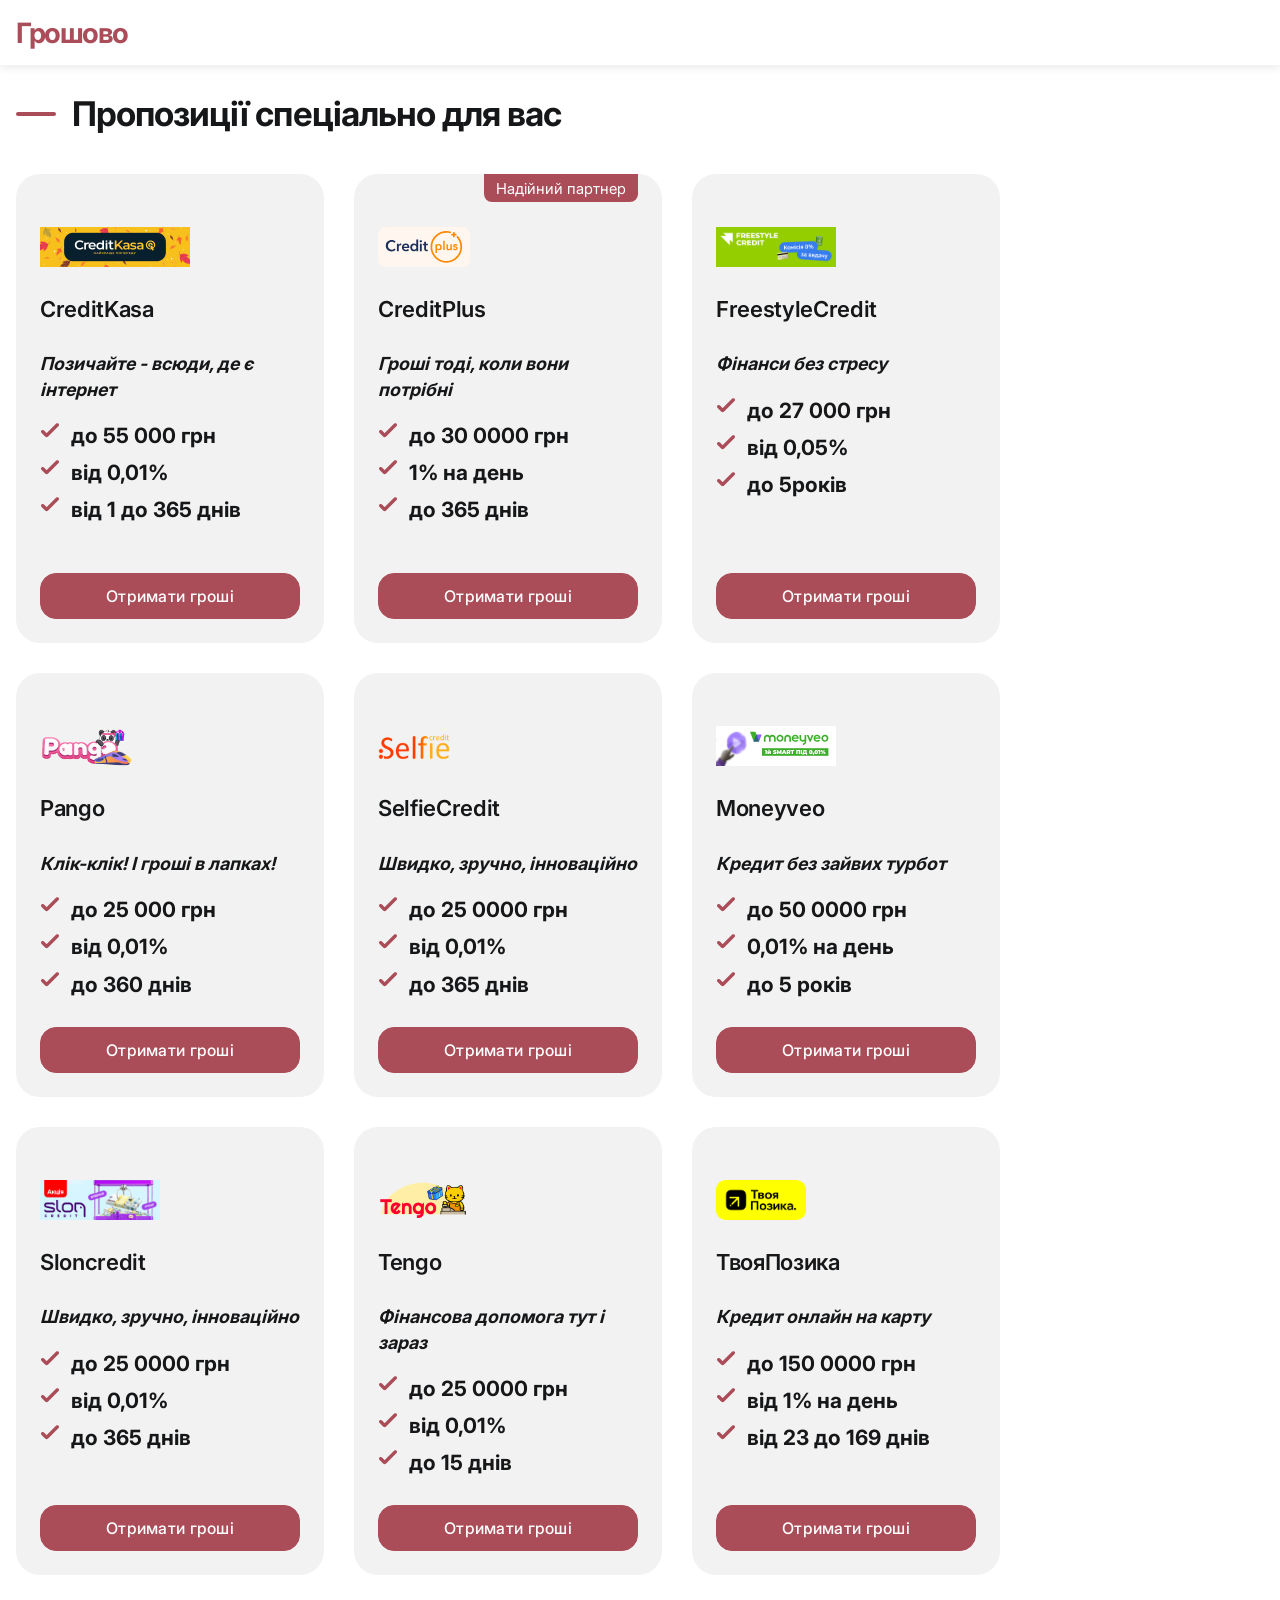
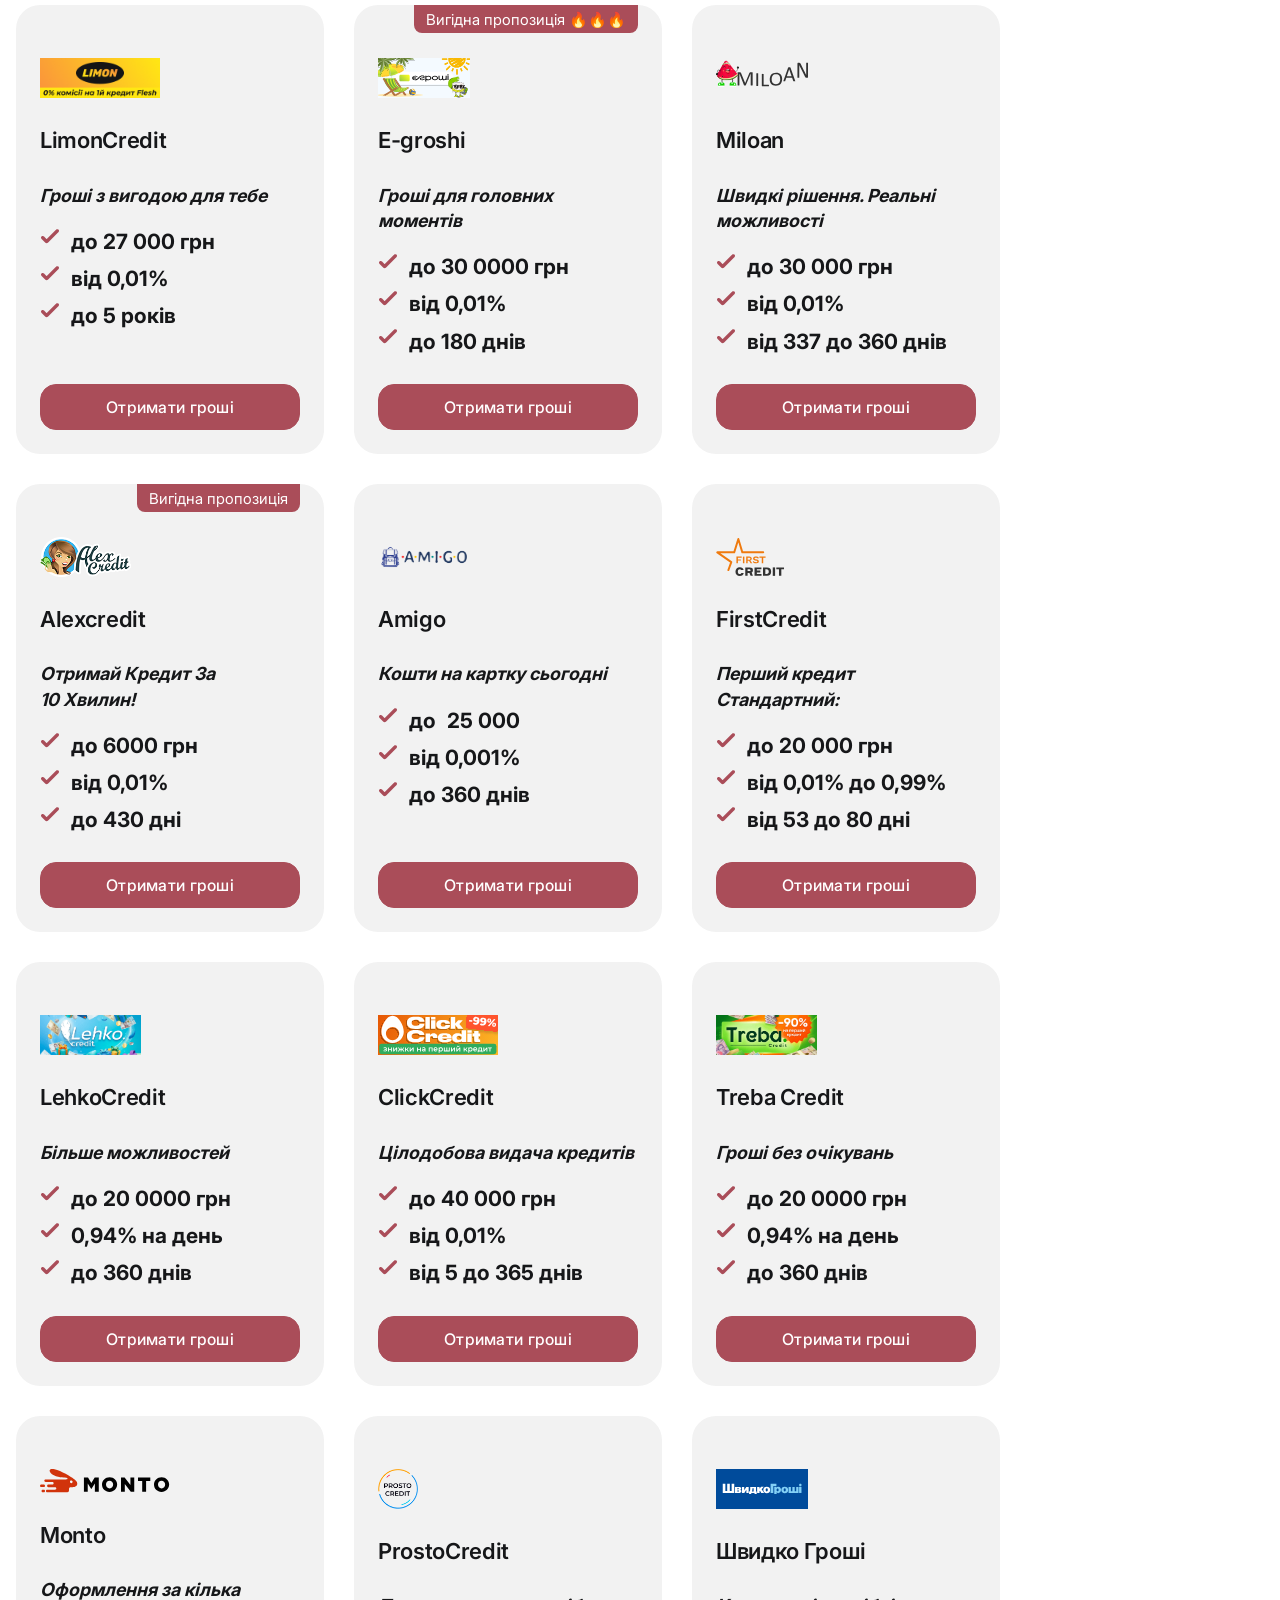
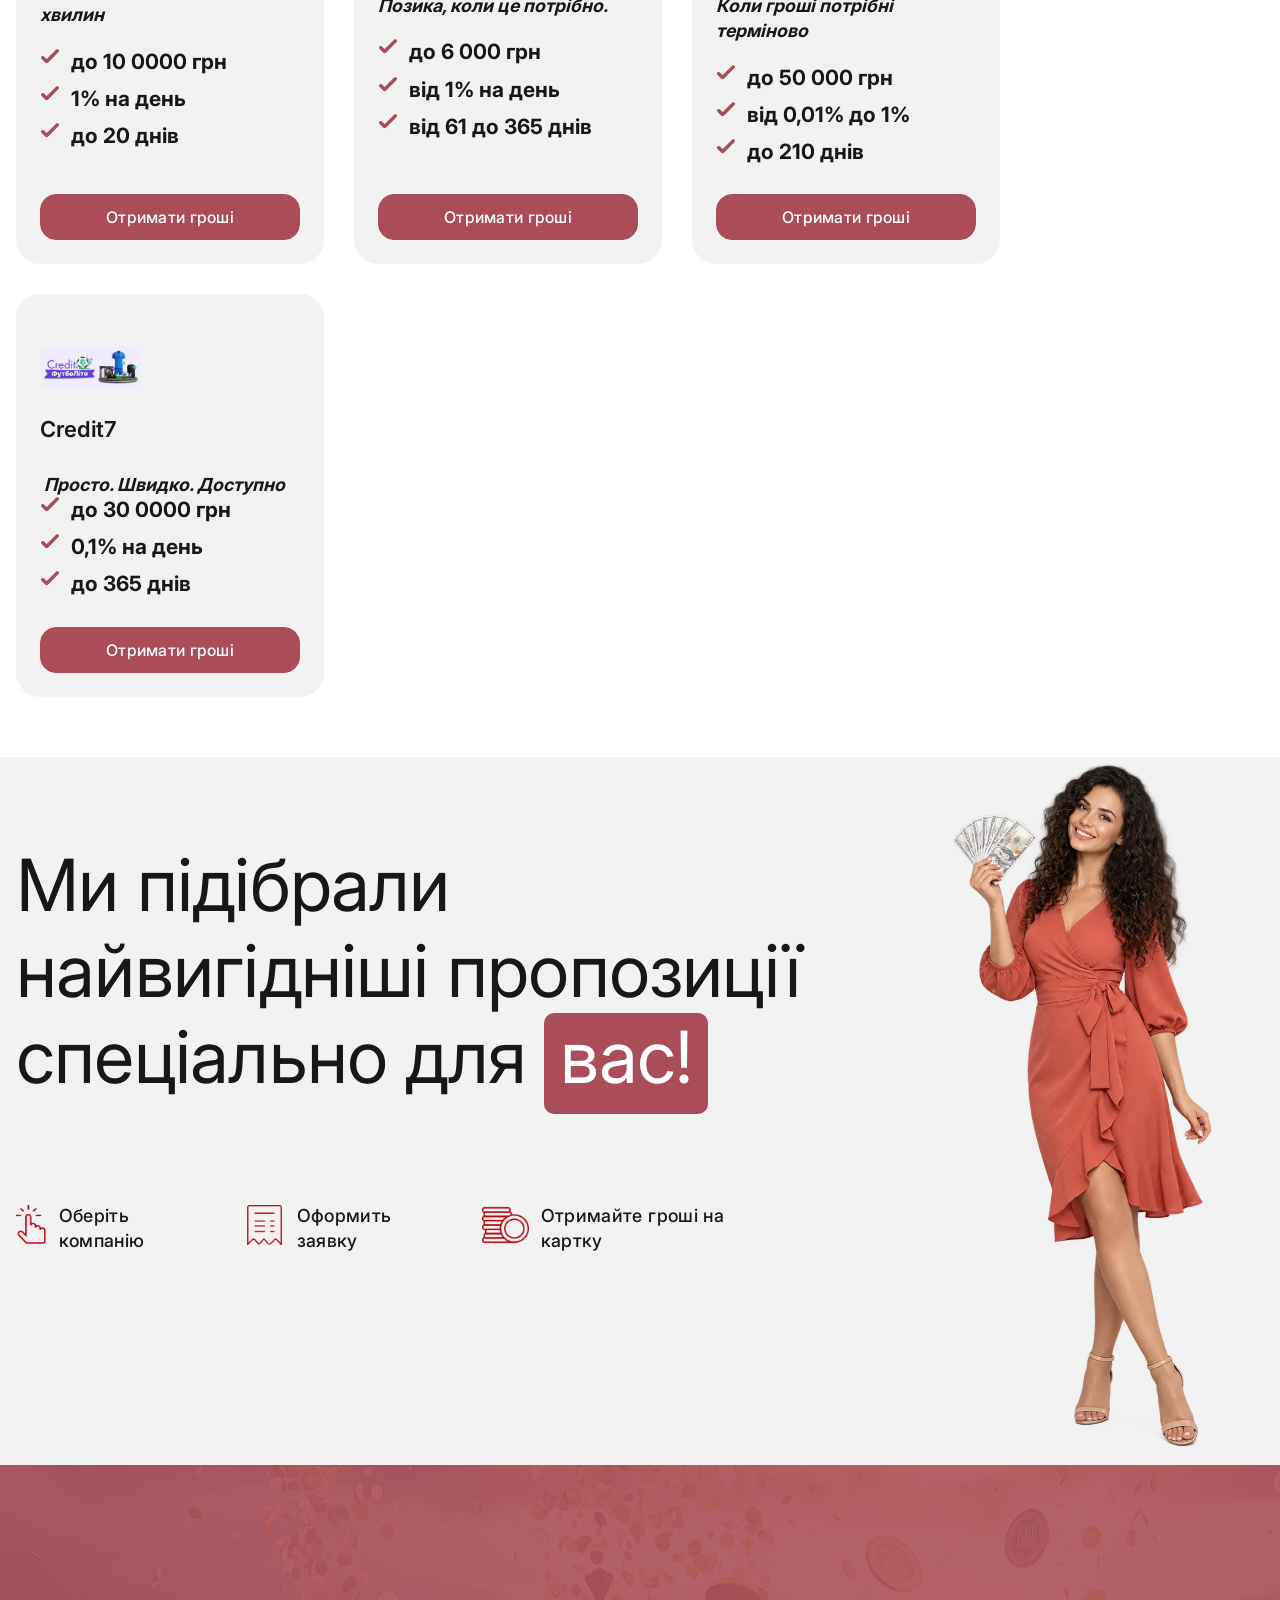
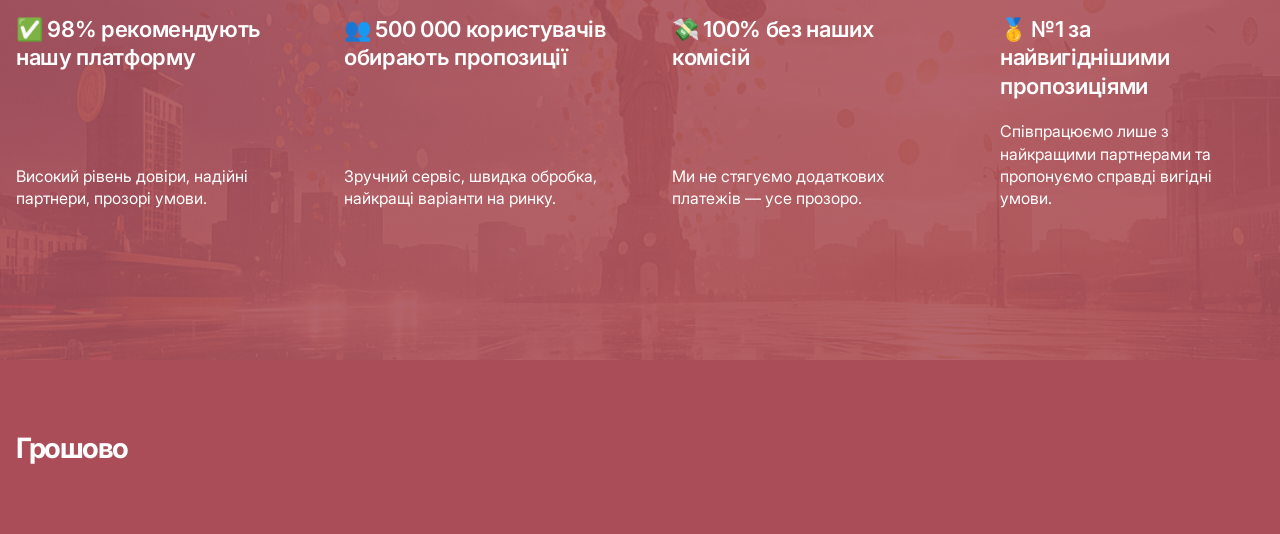
<file: index.html>
<!doctype html><html lang="uk"><head><meta charset="utf-8"><meta name="viewport" content="width=device-width,initial-scale=1,minimum-scale=1.0,maximum-scale=2.0"><title>Грошово</title><meta name="description" content="Пропозиції кредитодавців онлайн. Оберіть компанію та перегляньте умови."><meta name="theme-color" content="#aa4d59"><link rel="canonical" href="https://hroshovo.online/"><meta property="og:type" content="website"><meta property="og:locale" content="uk_UA"><meta property="og:title" content="Грошово"><meta property="og:description" content="Пропозиції кредитодавців онлайн. Оберіть компанію та перегляньте умови."><meta property="og:image" content="https://hroshovo.online/assets/woman-cutout.webp"><link rel="icon" type="image/svg+xml" href="/favicon.svg"><link rel="stylesheet" href="/assets/reference.css"><link rel="stylesheet" href="/assets/site.css?v=mf-20260930-heel1"><script defer src="/assets/site.js?v=mf-20260930"></script></head><body><div class="wrapper"><header class="header"><div class="container"><nav class="header-main-nav"><div class="header-logo"><a href="/" class="brand-name" aria-label="Грошово — головна">Грошово</a></div><div class="header-nav"><div class="header-nav-inner"><ul class="header-nav-links header-nav-links-mobile list-unstyled"></ul><div class="header-holder"></div></div></div></nav></div></header><main id="main"><section class="section-main-partners"><div class="container"><h2 class="section-title title-2 text-left">Пропозиції спеціально для вас</h2><div class="partners-list"><div class="partners-item" data-offer-selector="CreditKasa"><div class="partners-holder"><div class="partner-sticker"></div><div class="partner-description"><img src="/assets/logos/creditkasa.png" class="partners-picture" width="195" height="40" alt="CreditKasa" loading="lazy"><h3 class="title-3">CreditKasa</h3><div class="partner-text"><p><big><em><strong>Позичайте - всюди, де є інтернет</strong></em></big><br>
&nbsp;</p>

<ul>
	<li>
	<h2><strong>до 55 000 грн</strong></h2>
	</li>
	<li>
	<h2><strong>від 0,01%</strong></h2>
	</li>
	<li>
	<h2><strong>від 1 до 365 днів</strong></h2>
	</li>
</ul></div><a href="https://on-tracker.top/ua_sc_hr?sub_id_10=CreditKasa&amp;sub_id_13=hroshovo.online&amp;sub_id_5=hroshovo.online" target="_blank" rel="noopener noreferrer sponsored" data-offer-link class="btn btn-secondary btn-primary">Отримати гроші</a></div></div></div><div class="partners-item" data-offer-selector="CreditPlus"><div class="partners-holder"><div class="partner-sticker"><p>Надійний партнер</p></div><div class="partner-description"><img src="/assets/logos/creditplus.svg" class="partners-picture" width="195" height="40" alt="CreditPlus" loading="lazy"><h3 class="title-3">CreditPlus</h3><div class="partner-text"><p><big><em><strong>Гроші тоді, коли вони потрібні&nbsp;</strong></em></big><br>
&nbsp;</p>

<ul>
	<li>
	<h2><strong>до 30&nbsp;0000 грн</strong></h2>
	</li>
	<li>
	<h2><strong>1% на день</strong></h2>
	</li>
	<li>
	<h2><strong>до 365 днів</strong></h2>
	</li>
</ul>

<h3>&nbsp;</h3></div><a href="https://on-tracker.top/ua_sc_hr?sub_id_10=CreditPlus&amp;sub_id_13=hroshovo.online&amp;sub_id_5=hroshovo.online" target="_blank" rel="noopener noreferrer sponsored" data-offer-link class="btn btn-secondary btn-primary">Отримати гроші</a></div></div></div><div class="partners-item" data-offer-selector="FreestyleCredit"><div class="partners-holder"><div class="partner-sticker"></div><div class="partner-description"><img src="/assets/logos/freestylecredit.png" class="partners-picture" width="195" height="40" alt="FreestyleCredit" loading="lazy"><h3 class="title-3">FreestyleCredit</h3><div class="partner-text"><p><big><em><strong>Фінанси без стресу</strong></em></big><br>
&nbsp;</p>

<ul>
	<li>
	<h2><strong>до 27&nbsp;000 грн</strong></h2>
	</li>
	<li>
	<h2><strong>від 0,05%</strong></h2>
	</li>
	<li>
	<h2><strong>до 5років</strong></h2>
	</li>
</ul></div><a href="https://on-tracker.top/ua_sc_hr?sub_id_10=FreestyleCredit&amp;sub_id_13=hroshovo.online&amp;sub_id_5=hroshovo.online" target="_blank" rel="noopener noreferrer sponsored" data-offer-link class="btn btn-secondary btn-primary">Отримати гроші</a></div></div></div><div class="partners-item" data-offer-selector="Pango"><div class="partners-holder"><div class="partner-sticker"></div><div class="partner-description"><img src="/assets/logos/pango.webp" class="partners-picture" width="195" height="40" alt="Pango" loading="lazy"><h3 class="title-3">Pango</h3><div class="partner-text"><p><em><strong><big>Клік-клік! І гроші в лапках!</big></strong></em><br>
&nbsp;</p>

<ul>
	<li>
	<h2><strong>до 25 000 грн</strong></h2>
	</li>
	<li>
	<h2><strong>від 0,01%</strong></h2>
	</li>
	<li>
	<h2><strong>до 360&nbsp;днів</strong></h2>
	</li>
</ul></div><a href="https://on-tracker.top/ua_sc_hr?sub_id_10=Pango&amp;sub_id_13=hroshovo.online&amp;sub_id_5=hroshovo.online" target="_blank" rel="noopener noreferrer sponsored" data-offer-link class="btn btn-secondary btn-primary">Отримати гроші</a></div></div></div><div class="partners-item" data-offer-selector="SelfieCredit"><div class="partners-holder"><div class="partner-sticker"></div><div class="partner-description"><img src="/assets/logos/selfiecredit.svg" class="partners-picture" width="195" height="40" alt="SelfieCredit" loading="lazy"><h3 class="title-3">SelfieCredit</h3><div class="partner-text"><p><big><em><strong>Швидко, зручно, інноваційно</strong></em></big><br>
&nbsp;</p>

<ul>
	<li>
	<h2><strong>до 25&nbsp;0000 грн</strong></h2>
	</li>
	<li>
	<h2><strong>від 0,01%</strong></h2>
	</li>
	<li>
	<h2><strong>до 365 днів</strong></h2>
	</li>
</ul></div><a href="https://on-tracker.top/ua_sc_hr?sub_id_10=SelfieCredit&amp;sub_id_13=hroshovo.online&amp;sub_id_5=hroshovo.online" target="_blank" rel="noopener noreferrer sponsored" data-offer-link class="btn btn-secondary btn-primary">Отримати гроші</a></div></div></div><div class="partners-item" data-offer-selector="Moneyveo"><div class="partners-holder"><div class="partner-sticker"></div><div class="partner-description"><img src="/assets/logos/moneyveo.svg" class="partners-picture" width="195" height="40" alt="Moneyveo" loading="lazy"><h3 class="title-3">Moneyveo</h3><div class="partner-text"><p><big><em><strong>Кредит без зайвих турбот</strong></em></big><br>
&nbsp;</p>

<ul>
	<li>
	<h2><strong>до 50&nbsp;0000 грн</strong></h2>
	</li>
	<li>
	<h2><strong>0,01% на день</strong></h2>
	</li>
	<li>
	<h2><strong>до 5 років</strong></h2>
	</li>
</ul></div><a href="https://on-tracker.top/ua_sc_hr?sub_id_10=Moneyveo&amp;sub_id_13=hroshovo.online&amp;sub_id_5=hroshovo.online" target="_blank" rel="noopener noreferrer sponsored" data-offer-link class="btn btn-secondary btn-primary">Отримати гроші</a></div></div></div><div class="partners-item" data-offer-selector="Sloncredit"><div class="partners-holder"><div class="partner-sticker"></div><div class="partner-description"><img src="/assets/logos/sloncredit.png" class="partners-picture" width="195" height="40" alt="Sloncredit" loading="lazy"><h3 class="title-3">Sloncredit</h3><div class="partner-text"><p><big><em><strong>Швидко, зручно, інноваційно</strong></em></big><br>
&nbsp;</p>

<ul>
	<li>
	<h2><strong>до 25&nbsp;0000 грн</strong></h2>
	</li>
	<li>
	<h2><strong>від 0,01%</strong></h2>
	</li>
	<li>
	<h2><strong>до 365 днів</strong></h2>
	</li>
</ul></div><a href="https://on-tracker.top/ua_sc_hr?sub_id_10=Sloncredit&amp;sub_id_13=hroshovo.online&amp;sub_id_5=hroshovo.online" target="_blank" rel="noopener noreferrer sponsored" data-offer-link class="btn btn-secondary btn-primary">Отримати гроші</a></div></div></div><div class="partners-item" data-offer-selector="Tengo"><div class="partners-holder"><div class="partner-sticker"></div><div class="partner-description"><img src="/assets/logos/tengo.png" class="partners-picture" width="195" height="40" alt="Tengo" loading="lazy"><h3 class="title-3">Tengo</h3><div class="partner-text"><p><strong><em><big>Фінансова допомога тут і зараз&nbsp;</big></em></strong><br>
&nbsp;</p>

<ul>
	<li>
	<h2><strong>до 25 0000 грн</strong></h2>
	</li>
	<li>
	<h2><strong>від 0,01%</strong></h2>
	</li>
	<li>
	<h2><strong>до 15 днів</strong></h2>
	</li>
</ul></div><a href="https://on-tracker.top/ua_sc_hr?sub_id_10=Tengo&amp;sub_id_13=hroshovo.online&amp;sub_id_5=hroshovo.online" target="_blank" rel="noopener noreferrer sponsored" data-offer-link class="btn btn-secondary btn-primary">Отримати гроші</a></div></div></div><div class="partners-item" data-offer-selector="tpozyka"><div class="partners-holder"><div class="partner-sticker"></div><div class="partner-description"><img src="/assets/logos/tpozyka.png" class="partners-picture" width="195" height="40" alt="ТвояПозика" loading="lazy"><h3 class="title-3">ТвояПозика</h3><div class="partner-text"><p><em><strong><big>Кредит онлайн на карту&nbsp;</big></strong></em><br>
&nbsp;</p>

<ul>
	<li>
	<h2><strong>до 150 0000 грн</strong></h2>
	</li>
	<li>
	<h2><strong>від 1% на день</strong></h2>
	</li>
	<li>
	<h2><strong>від 23&nbsp;до 169 днів</strong></h2>
	</li>
</ul></div><a href="https://on-tracker.top/ua_sc_hr?sub_id_10=tpozyka&amp;sub_id_13=hroshovo.online&amp;sub_id_5=hroshovo.online" target="_blank" rel="noopener noreferrer sponsored" data-offer-link class="btn btn-secondary btn-primary">Отримати гроші</a></div></div></div><div class="partners-item" data-offer-selector="LimonCredit"><div class="partners-holder"><div class="partner-sticker"></div><div class="partner-description"><img src="/assets/logos/limoncredit.png" class="partners-picture" width="195" height="40" alt="LimonCredit" loading="lazy"><h3 class="title-3">LimonCredit</h3><div class="partner-text"><p><big><em><strong>Гроші з вигодою для тебе</strong></em></big><br>
&nbsp;</p>

<ul>
	<li>
	<h2><strong>до 27&nbsp;000 грн</strong></h2>
	</li>
	<li>
	<h2><strong>від 0,01%&nbsp;</strong></h2>
	</li>
	<li>
	<h2><strong>до 5 років</strong></h2>
	</li>
</ul></div><a href="https://on-tracker.top/ua_sc_hr?sub_id_10=LimonCredit&amp;sub_id_13=hroshovo.online&amp;sub_id_5=hroshovo.online" target="_blank" rel="noopener noreferrer sponsored" data-offer-link class="btn btn-secondary btn-primary">Отримати гроші</a></div></div></div><div class="partners-item" data-offer-selector="Egroshi"><div class="partners-holder"><div class="partner-sticker"><p>Вигідна пропозиція 🔥🔥🔥</p></div><div class="partner-description"><img src="/assets/logos/egroshi.svg" class="partners-picture" width="195" height="40" alt="E-groshi" loading="lazy"><h3 class="title-3">E-groshi</h3><div class="partner-text"><p><big><em><strong>Гроші для головних моментів</strong></em></big><br>
&nbsp;</p>

<ul>
	<li>
	<h2><strong>до 30 0000 грн</strong></h2>
	</li>
	<li>
	<h2><strong>від 0,01%</strong></h2>
	</li>
	<li>
	<h2><strong>до 180 днів</strong></h2>
	</li>
</ul></div><a href="https://on-tracker.top/ua_sc_hr?sub_id_10=Egroshi&amp;sub_id_13=hroshovo.online&amp;sub_id_5=hroshovo.online" target="_blank" rel="noopener noreferrer sponsored" data-offer-link class="btn btn-secondary btn-primary">Отримати гроші</a></div></div></div><div class="partners-item" data-offer-selector="Miloan"><div class="partners-holder"><div class="partner-sticker"></div><div class="partner-description"><img src="/assets/logos/miloan.svg" class="partners-picture" width="195" height="40" alt="Miloan" loading="lazy"><h3 class="title-3">Miloan</h3><div class="partner-text"><p><big><strong><em>Швидкі рішення. Реальні можливості</em></strong></big><br>
&nbsp;</p>

<ul>
	<li>
	<h2><strong>до 30 000 грн</strong></h2>
	</li>
	<li>
	<h2><strong>від 0,01%</strong></h2>
	</li>
	<li>
	<h2><strong>від 337 до 360 днів</strong></h2>
	</li>
</ul></div><a href="https://on-tracker.top/ua_sc_hr?sub_id_10=Miloan&amp;sub_id_13=hroshovo.online&amp;sub_id_5=hroshovo.online" target="_blank" rel="noopener noreferrer sponsored" data-offer-link class="btn btn-secondary btn-primary">Отримати гроші</a></div></div></div><div class="partners-item" data-offer-selector="Alexcredit"><div class="partners-holder"><div class="partner-sticker"><p>Вигідна пропозиція</p></div><div class="partner-description"><img src="/assets/logos/alexcredit.png" class="partners-picture" width="195" height="40" alt="Alexcredit" loading="lazy"><h3 class="title-3">Alexcredit</h3><div class="partner-text"><p><big><em><strong>Отримай Кредит&nbsp;За<br>
10 Хвилин!</strong></em></big><br>
&nbsp;</p>

<ul>
	<li>
	<h2><strong>до 6000&nbsp;грн</strong></h2>
	</li>
	<li>
	<h2><strong>від 0,01%</strong></h2>
	</li>
	<li>
	<h2><strong>до 430 дні</strong></h2>
	</li>
</ul></div><a href="https://on-tracker.top/ua_sc_hr?sub_id_10=Alexcredit&amp;sub_id_13=hroshovo.online&amp;sub_id_5=hroshovo.online" target="_blank" rel="noopener noreferrer sponsored" data-offer-link class="btn btn-secondary btn-primary">Отримати гроші</a></div></div></div><div class="partners-item" data-offer-selector="Amigo"><div class="partners-holder"><div class="partner-sticker"></div><div class="partner-description"><img src="/assets/logos/amigo.webp" class="partners-picture" width="195" height="40" alt="Amigo" loading="lazy"><h3 class="title-3">Amigo</h3><div class="partner-text"><p><strong><em><big>Кошти на картку сьогодні</big></em></strong><br>
&nbsp;</p>

<ul>
	<li>
	<h2><strong>до&nbsp;</strong>
	
	<strong>25 000</strong></h2>
	</li>
	<li>
	<h2>
	
	<strong>від 0,001%</strong></h2>
	</li>
	<li>
	<h2>
	
	<strong>до 360 днів</strong></h2>
	</li>
</ul></div><a href="https://on-tracker.top/ua_sc_hr?sub_id_10=Amigo&amp;sub_id_13=hroshovo.online&amp;sub_id_5=hroshovo.online" target="_blank" rel="noopener noreferrer sponsored" data-offer-link class="btn btn-secondary btn-primary">Отримати гроші</a></div></div></div><div class="partners-item" data-offer-selector="FirstCredit"><div class="partners-holder"><div class="partner-sticker"></div><div class="partner-description"><img src="/assets/logos/firstcredit.svg" class="partners-picture" width="195" height="40" alt="FirstCredit" loading="lazy"><h3 class="title-3">FirstCredit</h3><div class="partner-text"><p><em><strong><big>Перший кредит Стандартний:</big></strong></em><br>
&nbsp;</p>

<ul>
	<li>
	<h2><strong>до 20 000 грн</strong></h2>
	</li>
	<li>
	<h2><strong>від 0,01% до 0,99%</strong></h2>
	</li>
	<li>
	<h2><strong>від 53 до 80 дні</strong></h2>
	</li>
</ul></div><a href="https://on-tracker.top/ua_sc_hr?sub_id_10=FirstCredit&amp;sub_id_13=hroshovo.online&amp;sub_id_5=hroshovo.online" target="_blank" rel="noopener noreferrer sponsored" data-offer-link class="btn btn-secondary btn-primary">Отримати гроші</a></div></div></div><div class="partners-item" data-offer-selector="LehkoCredit"><div class="partners-holder"><div class="partner-sticker"></div><div class="partner-description"><img src="/assets/logos/lehkocredit.png" class="partners-picture" width="195" height="40" alt="LehkoCredit" loading="lazy"><h3 class="title-3">LehkoCredit</h3><div class="partner-text"><p><big><em><strong>Більше можливостей</strong></em></big><br>
&nbsp;</p>

<ul>
	<li>
	<h2><strong>до 20&nbsp;0000 грн</strong></h2>
	</li>
	<li>
	<h2><strong>0,94% на день</strong></h2>
	</li>
	<li>
	<h2><strong>до 360 днів</strong></h2>
	</li>
</ul></div><a href="https://on-tracker.top/ua_sc_hr?sub_id_10=LehkoCredit&amp;sub_id_13=hroshovo.online&amp;sub_id_5=hroshovo.online" target="_blank" rel="noopener noreferrer sponsored" data-offer-link class="btn btn-secondary btn-primary">Отримати гроші</a></div></div></div><div class="partners-item" data-offer-selector="ClickCredit"><div class="partners-holder"><div class="partner-sticker"></div><div class="partner-description"><img src="/assets/logos/clickcredit.svg" class="partners-picture" width="195" height="40" alt="ClickCredit" loading="lazy"><h3 class="title-3">ClickCredit</h3><div class="partner-text"><p><big><strong><em>Цілодобова видача кредитів</em></strong></big><br>
&nbsp;</p>

<ul>
	<li>
	<h2><strong>до 40&nbsp;000 грн</strong></h2>
	</li>
	<li>
	<h2><strong>від 0,01%</strong></h2>
	</li>
	<li>
	<h2><strong>від 5&nbsp;до 365 днів</strong></h2>
	</li>
</ul></div><a href="https://on-tracker.top/ua_sc_hr?sub_id_10=ClickCredit&amp;sub_id_13=hroshovo.online&amp;sub_id_5=hroshovo.online" target="_blank" rel="noopener noreferrer sponsored" data-offer-link class="btn btn-secondary btn-primary">Отримати гроші</a></div></div></div><div class="partners-item" data-offer-selector="TrebaCredit"><div class="partners-holder"><div class="partner-sticker"></div><div class="partner-description"><img src="/assets/logos/trebacredit.png" class="partners-picture" width="195" height="40" alt="Treba Credit" loading="lazy"><h3 class="title-3">Treba Credit</h3><div class="partner-text"><p><big><em><strong>Гроші без очікувань</strong></em></big><br>
&nbsp;</p>

<ul>
	<li>
	<h2><strong>до 20&nbsp;0000 грн</strong></h2>
	</li>
	<li>
	<h2><strong>0,94% на день</strong></h2>
	</li>
	<li>
	<h2><strong>до 360 днів</strong></h2>
	</li>
</ul></div><a href="https://on-tracker.top/ua_sc_hr?sub_id_10=TrebaCredit&amp;sub_id_13=hroshovo.online&amp;sub_id_5=hroshovo.online" target="_blank" rel="noopener noreferrer sponsored" data-offer-link class="btn btn-secondary btn-primary">Отримати гроші</a></div></div></div><div class="partners-item" data-offer-selector="Monto"><div class="partners-holder"><div class="partner-sticker"></div><div class="partner-description"><img src="/assets/logos/monto.svg" class="partners-picture" width="195" height="40" alt="Monto" loading="lazy"><h3 class="title-3">Monto</h3><div class="partner-text"><p><big><em><strong>Оформлення за кілька хвилин</strong></em></big><br>
&nbsp;</p>

<ul>
	<li>
	<h2><strong>до 10&nbsp;0000 грн</strong></h2>
	</li>
	<li>
	<h2><strong>1% на день</strong></h2>
	</li>
	<li>
	<h2><strong>до 20&nbsp;днів</strong></h2>
	</li>
</ul></div><a href="https://on-tracker.top/ua_sc_hr?sub_id_10=Monto&amp;sub_id_13=hroshovo.online&amp;sub_id_5=hroshovo.online" target="_blank" rel="noopener noreferrer sponsored" data-offer-link class="btn btn-secondary btn-primary">Отримати гроші</a></div></div></div><div class="partners-item" data-offer-selector="ProstoCredit"><div class="partners-holder"><div class="partner-sticker"></div><div class="partner-description"><img src="/assets/logos/prostocredit.png" class="partners-picture" width="195" height="40" alt="ProstoCredit" loading="lazy"><h3 class="title-3">ProstoCredit</h3><div class="partner-text"><p><big><em><strong>Позика, коли це потрібно.</strong></em></big><br>
&nbsp;</p>

<ul>
	<li>
	<h2><strong>до 6 000 грн</strong></h2>
	</li>
	<li>
	<h2><strong>від 1% на день</strong></h2>
	</li>
	<li>
	<h2><strong>від 61 до 365 днів</strong></h2>
	</li>
</ul></div><a href="https://on-tracker.top/ua_sc_hr?sub_id_10=ProstoCredit&amp;sub_id_13=hroshovo.online&amp;sub_id_5=hroshovo.online" target="_blank" rel="noopener noreferrer sponsored" data-offer-link class="btn btn-secondary btn-primary">Отримати гроші</a></div></div></div><div class="partners-item" data-offer-selector="sgroshi"><div class="partners-holder"><div class="partner-sticker"></div><div class="partner-description"><img src="/assets/logos/sgroshi.svg" class="partners-picture" width="195" height="40" alt="Швидко Гроші" loading="lazy"><h3 class="title-3">Швидко Гроші</h3><div class="partner-text"><p><em><strong><big>Коли гроші потрібні терміново&nbsp;</big></strong></em><br>
&nbsp;</p>

<ul>
	<li>
	<h2><strong>до 50&nbsp;000 грн</strong></h2>
	</li>
	<li>
	<h2><strong>від 0,01% до 1%</strong></h2>
	</li>
	<li>
	<h2><strong>до 210 днів</strong></h2>
	</li>
</ul></div><a href="https://on-tracker.top/ua_sc_hr?sub_id_10=sgroshi&amp;sub_id_13=hroshovo.online&amp;sub_id_5=hroshovo.online" target="_blank" rel="noopener noreferrer sponsored" data-offer-link class="btn btn-secondary btn-primary">Отримати гроші</a></div></div></div><div class="partners-item" data-offer-selector="Credit7"><div class="partners-holder"><div class="partner-sticker"></div><div class="partner-description"><img src="/assets/logos/credit7.png" class="partners-picture" width="195" height="40" alt="Credit7" loading="lazy"><h3 class="title-3">Credit7</h3><div class="partner-text"><p><strong><em><big>&nbsp;Просто. Швидко. Доступно</big></em></strong></p>

<ul>
	<li>
	<h2><strong>до 30&nbsp;0000 грн</strong></h2>
	</li>
	<li>
	<h2><strong>0,1% на день</strong></h2>
	</li>
	<li>
	<h2><strong>до 365 днів</strong></h2>
	</li>
</ul></div><a href="https://on-tracker.top/ua_sc_hr?sub_id_10=Credit7&amp;sub_id_13=hroshovo.online&amp;sub_id_5=hroshovo.online" target="_blank" rel="noopener noreferrer sponsored" data-offer-link class="btn btn-secondary btn-primary">Отримати гроші</a></div></div></div></div></div></section><section class="take-credit"><div class="container"><div class="take-credit-holder"><h2 class="title-1">Ми підібрали найвигідніші пропозиції спеціально для <strong>вас!</strong></h2><div class="content"><div class="content-card"><div class="icon"><img src="/assets/reference/image-1.png" width="62" height="54" alt="Оберіть компанію" loading="lazy"></div><h3 class="title-4">Оберіть компанію</h3></div><div class="content-card"><div class="icon"><img src="/assets/reference/image-2.png" width="62" height="54" alt="Оформить заявку" loading="lazy"></div><h3 class="title-4">Оформить заявку</h3></div><div class="content-card"><div class="icon"><img src="/assets/reference/image-3.png" width="62" height="54" alt="Отримайте гроші на картку" loading="lazy"></div><h3 class="title-4">Отримайте гроші на картку</h3></div></div></div><div class="take-credit-img"><picture><img src="/assets/woman-cutout.webp" width="553" height="579" alt="Жінка з грошима" loading="lazy"></picture></div></div></section><section class="info-block"><div class="container"><div class="info-block-list"><div class="info-block-item"><h3 class="title-3">✅ 98% рекомендують нашу платформу</h3><p>Високий рівень довіри, надійні партнери, прозорі умови.</p></div><div class="info-block-item"><h3 class="title-3">👥 500 000 користувачів обирають пропозиції</h3><p>Зручний сервіс, швидка обробка, найкращі варіанти на ринку.</p></div><div class="info-block-item"><h3 class="title-3">💸 100% без наших комісій</h3><p>Ми не стягуємо додаткових платежів — усе прозоро.</p></div><div class="info-block-item"><h3 class="title-3">🥇 №1 за найвигіднішими пропозиціями</h3><p>Співпрацюємо лише з найкращими партнерами та пропонуємо справді вигідні умови.</p></div></div></div></section></main><footer class="footer"><div class="container"><div class="footer-row align-items-lg-start"><div class="footer-row d-flex align-items-center justify-content-between"><a href="/" class="footer-logo"><span class="brand-name">Грошово</span></a></div><div class="footer-holder"><div class="info d-lg-flex"><ul class="info-item list-unstyled"></ul></div></div></div><div class="footer-copyright"></div></div></footer></div></body></html>
</file>
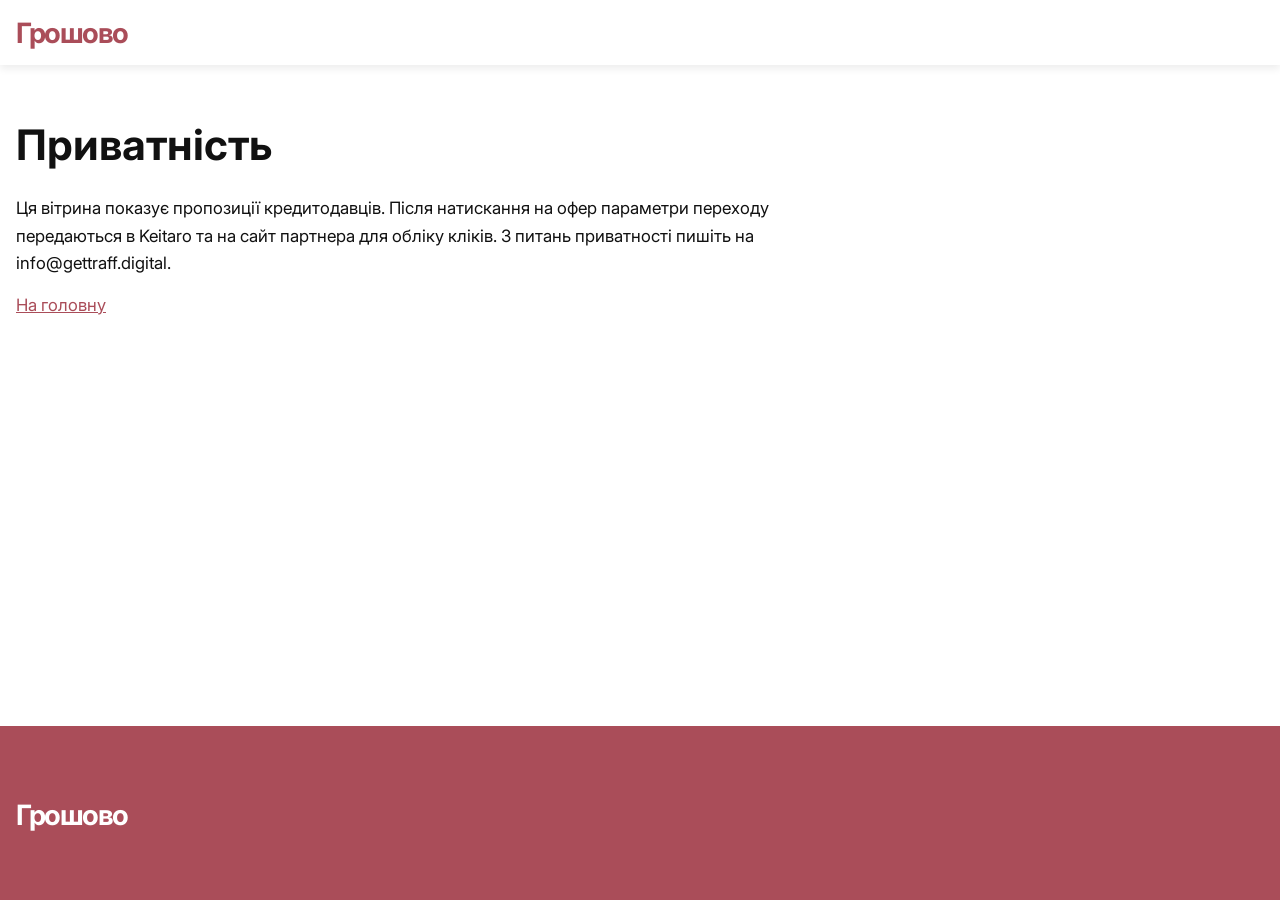
<file: privacy/index.html>
<!doctype html><html lang="uk"><head><meta charset="utf-8"><meta name="viewport" content="width=device-width,initial-scale=1,minimum-scale=1.0,maximum-scale=2.0"><title>Приватність — Грошово</title><meta name="description" content="Ця вітрина показує пропозиції кредитодавців. Після натискання на офер параметри переходу передаються в Keitaro та на сайт партнера для обліку кліків. З питань приватності пишіть на info@gettraff.digital."><meta name="theme-color" content="#aa4d59"><link rel="canonical" href="https://hroshovo.online/privacy/"><meta property="og:type" content="website"><meta property="og:locale" content="uk_UA"><meta property="og:title" content="Грошово"><meta property="og:description" content="Ця вітрина показує пропозиції кредитодавців. Після натискання на офер параметри переходу передаються в Keitaro та на сайт партнера для обліку кліків. З питань приватності пишіть на info@gettraff.digital."><meta property="og:image" content="https://hroshovo.online/assets/woman-cutout.webp"><link rel="icon" type="image/svg+xml" href="/favicon.svg"><link rel="stylesheet" href="/assets/reference.css"><link rel="stylesheet" href="/assets/site.css?v=mf-20260930"><script defer src="/assets/site.js?v=mf-20260930"></script></head><body><div class="wrapper"><header class="header"><div class="container"><nav class="header-main-nav"><div class="header-logo"><a href="/" class="brand-name" aria-label="Грошово — головна">Грошово</a></div><div class="header-nav"><div class="header-nav-inner"><ul class="header-nav-links header-nav-links-mobile list-unstyled"></ul><div class="header-holder"></div></div></div></nav></div></header><main id="main" class="legal-main"><div class="container"><h1>Приватність</h1><p>Ця вітрина показує пропозиції кредитодавців. Після натискання на офер параметри переходу передаються в Keitaro та на сайт партнера для обліку кліків. З питань приватності пишіть на info@gettraff.digital.</p><p><a href="/">На головну</a></p></div></main><footer class="footer"><div class="container"><div class="footer-row align-items-lg-start"><div class="footer-row d-flex align-items-center justify-content-between"><a href="/" class="footer-logo"><span class="brand-name">Грошово</span></a></div><div class="footer-holder"><div class="info d-lg-flex"><ul class="info-item list-unstyled"></ul></div></div></div><div class="footer-copyright"></div></div></footer></div></body></html>
</file>
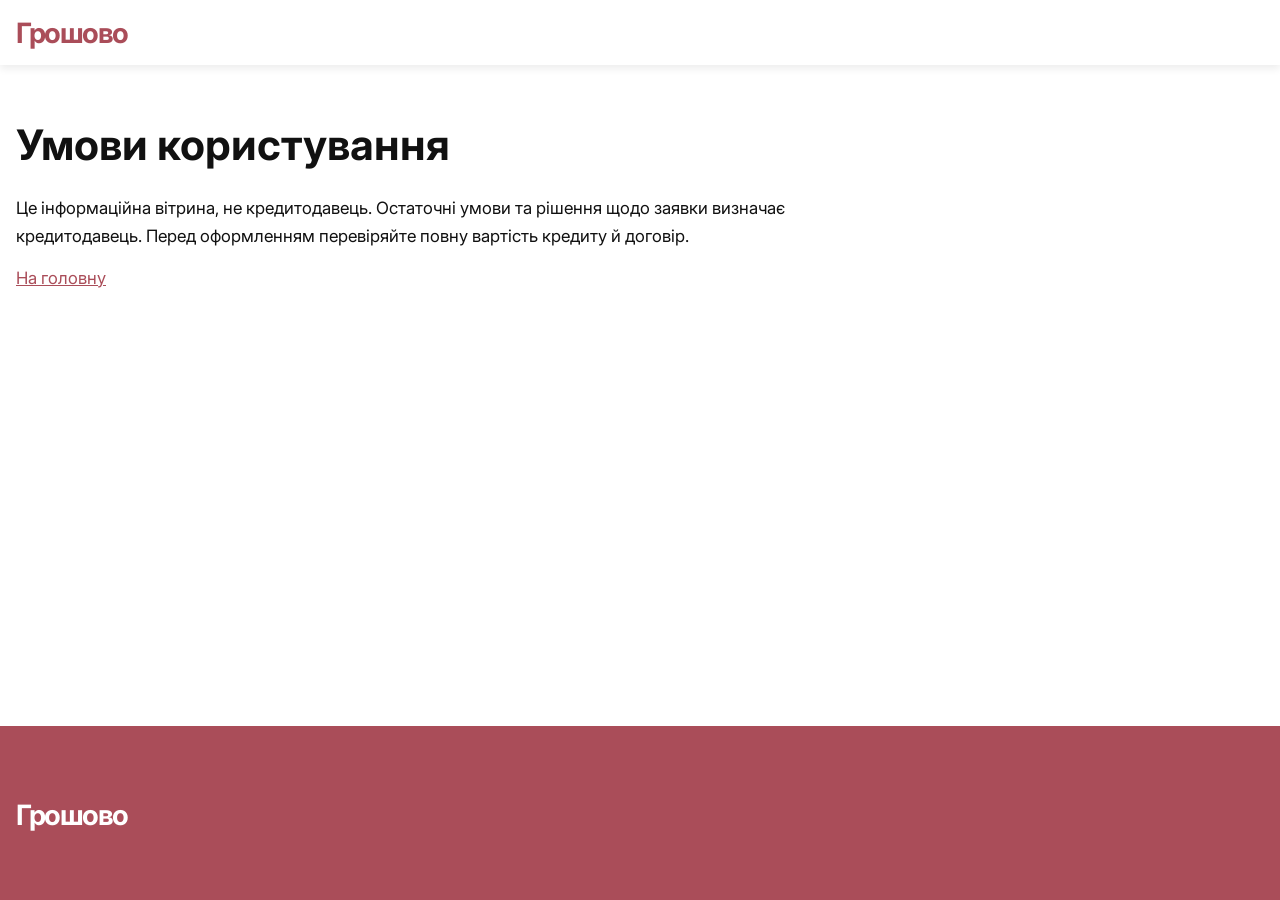
<file: terms/index.html>
<!doctype html><html lang="uk"><head><meta charset="utf-8"><meta name="viewport" content="width=device-width,initial-scale=1,minimum-scale=1.0,maximum-scale=2.0"><title>Умови користування — Грошово</title><meta name="description" content="Це інформаційна вітрина, не кредитодавець. Остаточні умови та рішення щодо заявки визначає кредитодавець. Перед оформленням перевіряйте повну вартість кредиту й договір."><meta name="theme-color" content="#aa4d59"><link rel="canonical" href="https://hroshovo.online/terms/"><meta property="og:type" content="website"><meta property="og:locale" content="uk_UA"><meta property="og:title" content="Грошово"><meta property="og:description" content="Це інформаційна вітрина, не кредитодавець. Остаточні умови та рішення щодо заявки визначає кредитодавець. Перед оформленням перевіряйте повну вартість кредиту й договір."><meta property="og:image" content="https://hroshovo.online/assets/woman-cutout.webp"><link rel="icon" type="image/svg+xml" href="/favicon.svg"><link rel="stylesheet" href="/assets/reference.css"><link rel="stylesheet" href="/assets/site.css?v=mf-20260930"><script defer src="/assets/site.js?v=mf-20260930"></script></head><body><div class="wrapper"><header class="header"><div class="container"><nav class="header-main-nav"><div class="header-logo"><a href="/" class="brand-name" aria-label="Грошово — головна">Грошово</a></div><div class="header-nav"><div class="header-nav-inner"><ul class="header-nav-links header-nav-links-mobile list-unstyled"></ul><div class="header-holder"></div></div></div></nav></div></header><main id="main" class="legal-main"><div class="container"><h1>Умови користування</h1><p>Це інформаційна вітрина, не кредитодавець. Остаточні умови та рішення щодо заявки визначає кредитодавець. Перед оформленням перевіряйте повну вартість кредиту й договір.</p><p><a href="/">На головну</a></p></div></main><footer class="footer"><div class="container"><div class="footer-row align-items-lg-start"><div class="footer-row d-flex align-items-center justify-content-between"><a href="/" class="footer-logo"><span class="brand-name">Грошово</span></a></div><div class="footer-holder"><div class="info d-lg-flex"><ul class="info-item list-unstyled"></ul></div></div></div><div class="footer-copyright"></div></div></footer></div></body></html>
</file>
<file: assets/reference.css>
*{box-sizing:border-box;margin:0;padding:0}:after,:before{box-sizing:inherit}a{color:currentColor;text-decoration:none;cursor:pointer}img{max-width:100%;height:auto;-o-object-fit:cover;object-fit:cover}button,input,select{font-family:inherit;background-color:transparent;border:none;cursor:pointer}h1,h2,h3,h4,h5,h6{font-weight:400;line-height:1.2}@font-face{font-family:Inter;src:url(/fonts/Inter-Regular.woff2?f6bb2687e0ac3dcbd7de66fbb544e680) format("woff2"),url(/fonts/Inter-Regular.woff?564e67b4509e262935a557e580ea2bca) format("woff");font-weight:400;font-style:normal;font-display:swap}@font-face{font-family:Inter;src:url(/fonts/Inter-Medium.woff2?eab4d92464ece918ff073b589ede2921) format("woff2"),url(/fonts/Inter-Medium.woff?dbd8cf8fd053bd26d73764c967102754) format("woff");font-weight:500;font-style:normal;font-display:swap}@font-face{font-family:Inter;src:url(/fonts/Inter-Bold.woff2?cd395f3cb2e242e1c3defd3ff29e5376) format("woff2"),url(/fonts/Inter-Bold.woff?4363ca74e9ec06139c371f3577a99964) format("woff");font-weight:700;font-style:normal;font-display:swap}@font-face{font-family:Inter;src:url(/fonts/Inter-SemiBold.woff2?54528befc307f8f51ef17b7b746d4000) format("woff2"),url(/fonts/Inter-SemiBold.woff?d7da11ca020b3ec37a31085673c3285b) format("woff");font-weight:600;font-style:normal;font-display:swap}.btn{display:inline-flex;justify-content:center;align-items:center;font-family:inherit;font-size:16px;font-weight:500;line-height:1;color:#fff;text-decoration:none;letter-spacing:.28px;padding:15px 30px;min-height:46px;border-radius:16px;box-shadow:none;border:1px solid transparent;transition:.3s}.btn .icon{margin-right:5px}.btn-small{padding:9px 20px;min-height:36px}@media (min-width:992px){.btn-small{font-size:14px;min-height:36px;min-width:auto}}.btn-primary{color:#fff;border-color:#aa4d59;background-color:#aa4d59}.btn-primary:hover{color:#aa4d59;background-color:transparent;border-color:#aa4d59}.btn-secondary{color:#fff;background-color:#aa4d59;border-color:#aa4d59}.btn-secondary:hover{color:#aa4d59;background-color:transparent;border-color:#aa4d59}.btn-secondary:hover .icon{fill:#fff}.btn-white{color:#47aaff;background-color:#fff;border-color:#fff}.btn-white:hover{color:#aa4d59;background-color:transparent}.btn-white:hover .icon{fill:#fff}.btn-transparent{background-color:transparent}.btn-wide{width:100%}@media (min-width:768px){.btn-wide{width:auto}}.btn-transparent-primary{color:#0a4aea;border-color:#aa4d59}.btn-transparent-primary:hover{color:#fff;background-color:#aa4d59}.btn-holder{max-width:288px}.btn-holder-md{max-width:298px}.btn-holder-lg{max-width:460px}.title-1{font-size:39px;font-weight:400;line-height:46.8px;letter-spacing:-.78px}.title-1,.title-2{font-family:inherit}.title-2{font-size:18px;font-weight:700;line-height:1.2;letter-spacing:-.96px}.title-3{font-size:22px;font-weight:600;line-height:1.3;letter-spacing:-.34px}.title-3,.title-4{font-family:inherit}.title-4{font-size:18px;font-weight:500;line-height:25.2px;letter-spacing:.36px}.title-5{font-size:16px;font-weight:400;line-height:22.4px}.title-5,.title-6{font-family:inherit}.title-6{font-size:32px;font-weight:600;line-height:35px;letter-spacing:-1px}.subtitle{display:block;font-size:10px;line-height:1.4;font-weight:500;margin-bottom:8px}.subtitle-2{font-size:13px;line-height:20px;font-weight:500;letter-spacing:-.39px}@media (min-width:768px){.title-1{font-size:72px;line-height:86.4px}.title-2{font-size:34px}.title-6{font-size:50px;line-height:60px}.subtitle{font-size:16px;letter-spacing:-.32px}.subtitle-2{font-size:17px;line-height:23.8px;letter-spacing:-.34px}}ul{list-style:none;list-style-position:inside}ul li{position:relative;padding-left:31px}ul li:before{content:"";position:absolute;top:0;left:0;width:20px;height:15px;background:url("data:image/svg+xml;utf8,<svg xmlns='http://www.w3.org/2000/svg' width='22' height='18' viewBox='0 0 22 18' fill='none'><path d='M6.81242 13.6876C6.98598 13.5141 7.04383 13.3984 7.13061 13.3116L19.019 1.4232C19.1496 1.26399 19.3203 1.14253 19.5136 1.07134C19.7068 1.00015 19.9155 0.98182 20.1182 1.01824C20.3023 1.05116 20.4745 1.13174 20.6177 1.25194C20.761 1.37214 20.8702 1.52777 20.9346 1.70333C20.999 1.87889 21.0162 2.06825 20.9846 2.25255C20.953 2.43686 20.8737 2.60967 20.7546 2.75377C20.6655 2.85732 20.5688 2.95401 20.4653 3.04303L8.0273 15.51L7.59342 15.9438C7.38821 16.1435 7.1132 16.2552 6.82689 16.2552C6.54058 16.2552 6.26556 16.1435 6.06036 15.9438L1.46119 11.3157C1.33112 11.223 1.22282 11.1031 1.14383 10.9643C1.06483 10.8254 1.01705 10.6711 1.00379 10.5119C0.990536 10.3527 1.01213 10.1925 1.06708 10.0426C1.12202 9.89259 1.209 9.75638 1.32194 9.64344C1.43489 9.53049 1.57109 9.44352 1.72107 9.38857C1.87105 9.33363 2.03121 9.31203 2.19038 9.32529C2.34956 9.33854 2.50394 9.38633 2.64277 9.46532C2.78159 9.54432 2.90154 9.65262 2.99425 9.78269L6.52317 13.3116L6.81242 13.6876Z' fill='%23aa4d59' stroke='%23aa4d59' stroke-width='2'/></svg>") no-repeat 50%;background-size:contain}.list-unstyled li{padding:0}.list-unstyled li:before{display:none}.swiper{--swiper-pagination-bullet-inactive-color:#fff;--swiper-pagination-color:#0a4aea;--swiper-pagination-bullet-inactive-opacity:1}.swiper-pagination{display:none}@media (min-width:992px){.swiper-pagination{display:block;margin-top:50px}}.accordion-item{border-top:1px solid #dfe0e4;padding:20px 0}.accordion-item:last-child{border-bottom:1px solid #dfe0e4}.accordion-item.is-open .accordion-arrow{background-image:url(/assets/frontend/img/icons/icon-minus.svg)}.accordion-item.is-open .accordion-body{padding:16px 0 0}.accordion-arrow{width:18px;min-width:18px;height:18px;background-repeat:no-repeat;background-position:50%;background-image:url(/assets/frontend/img/icons/icon-plus.svg)}.accordion-body{max-height:0;overflow:hidden;transition:max-height .3s ease}.accordion-header{cursor:pointer}@media (min-width:992px){.accordion-item{font-size:16px;padding:30px 0}.accordion-body{max-width:600px}}.simplebar-scrollbar:before{background:#aa4d59}.simplebar-track.simplebar-vertical{width:3px;background:#fff}@media (min-width:992px){.simplebar-track.simplebar-vertical{right:-45px;width:7px;border-radius:7px}}.social-link{display:flex;align-items:center;color:#8e909a}.alert{padding:24px;border:3px solid transparent}.alert-icon{width:84px;height:84px}@media (min-width:992px){.alert-icon{width:135px;height:135px}}.alert-primary{border-color:#aa4d59}.alert-info{padding:12px 0;color:#fff;font-weight:600;background-color:#aa4d59}.card{padding:16px;border-radius:16px}@media (min-width:992px){.card{padding:32px;border-radius:24px}}.blog-date{font-size:12px;font-weight:500;color:#0e102d;margin-bottom:10px}@media (min-width:768px){.blog-date{margin-bottom:16px}}.blog-card{display:flex;flex-direction:column}.blog-card-image{display:block;width:100%;max-height:266px;overflow:hidden;border-radius:10px}.blog-card-image img{display:block;width:100%;-o-object-fit:cover;object-fit:cover;border-radius:inherit}.blog-card-title{flex-grow:1}.blog-card-title a{font-size:17px;font-weight:600;color:inherit;transition:.3s}.blog-card-title a:hover{color:#0a4aea}.blog-card-info{display:flex;flex-direction:column;flex-grow:1;padding:12px 0 0}@media (min-width:768px){.blog-card{width:calc(50% - 12px);margin-right:24px}.blog-card:nth-child(2n){margin-right:0}.blog-card-title a{font-size:24px}}.pagination-holder{padding:20px 0}.pagination-item{display:flex;align-items:center;justify-content:center;margin-right:5px;transition:.2s}.pagination-item.active .pagination-link{color:#161719;border-color:#161719}.pagination-link{display:flex;align-items:center;justify-content:center;font-size:14px;color:#b4b5bb;width:40px;height:40px;border:1px solid #f2f3f5;background-color:#f2f3f5;border-radius:50%;transition:color .3s}.pagination-link:hover{color:#161719;border-color:#161719}@media (min-width:768px){.pagination-link{width:50px;height:50px}}.article{color:#35373b}.article h1{font-size:32px;font-weight:600;line-height:1.1;color:#0e102d}.article h2,.article h3{font-size:24px;font-weight:600;margin-top:24px;color:#0e102d}.article h1+p,.article h2+p,.article h3+p,.article ol,.article p,.article ul{margin-top:16px}.article p+h2,.article p+h3{margin-top:34px}.article img{border-radius:10px}.article table{border-collapse:collapse;border-spacing:0}.article table td{border:1px solid #35373b;padding:5px}@media (min-width:992px){.article{font-size:16px;letter-spacing:-.32px}.article h1{font-size:50px;margin-bottom:16px}.article h2,.article h3{font-size:36px}.article h1+p,.article h2+p,.article h3+p{margin-top:24px}}.breadcrumbs{display:flex;align-items:center;list-style:none;padding:10px 0}.breadcrumbs li{margin-right:8px}.breadcrumbs li:last-child{margin-right:0}.breadcrumbs a,.breadcrumbs li{font-size:10px;font-weight:600;color:#161719}.breadcrumbs a{position:relative;display:inline-block;padding-right:8px}.breadcrumbs a:hover{color:#0a4aea}.breadcrumbs a:after{content:"/";position:absolute;top:0;right:0;bottom:0}@media (min-width:768px){.breadcrumbs a,.breadcrumbs li{font-size:12px}}.d-block{display:block!important}.d-none{display:none!important}.d-flex{display:flex!important}.flex-row{flex-direction:row!important}.flex-column{flex-direction:column!important}.justify-content-start{justify-content:flex-start!important}.justify-content-end{justify-content:flex-end!important}.justify-content-center{justify-content:center!important}.justify-content-between{justify-content:space-between!important}.justify-content-around{justify-content:space-around!important}.align-items-start{align-items:flex-start!important}.align-items-end{align-items:flex-end!important}.align-items-center{align-items:center!important}.align-items-baseline{align-items:baseline!important}.flex-wrap{flex-wrap:wrap!important}@media (min-width:768px){.d-md-flex{display:flex!important}.flex-md-row{flex-direction:row!important}.flex-md-column{flex-direction:column!important}.justify-content-md-start{justify-content:flex-start!important}.justify-content-md-end{justify-content:flex-end!important}.justify-content-md-center{justify-content:center!important}.justify-content-md-between{justify-content:space-between!important}.justify-content-md-around{justify-content:space-around!important}.align-items-md-start{align-items:flex-start!important}.align-items-md-end{align-items:flex-end!important}.align-items-md-center{align-items:center!important}.align-items-md-baseline{align-items:baseline!important}}@media (min-width:992px){.d-lg-block{display:block!important}.d-lg-none{display:none!important}.d-lg-flex{display:flex!important}.flex-lg-row{flex-direction:row!important}.flex-lg-column{flex-direction:column!important}.justify-content-lg-start{justify-content:flex-start!important}.justify-content-lg-end{justify-content:flex-end!important}.justify-content-lg-center{justify-content:center!important}.justify-content-lg-between{justify-content:space-between!important}.justify-content-lg-around{justify-content:space-around!important}.align-items-lg-start{align-items:flex-start!important}.align-items-lg-end{align-items:flex-end!important}.align-items-lg-center{align-items:center!important}.align-items-lg-baseline{align-items:baseline!important}}.text-left{text-align:left}.text-center{text-align:center}.text-right{text-align:right}.text-uppercase{text-transform:uppercase}.text-lowercase{text-transform:lowercase}.text-capitalize{text-transform:capitalize}.text-underline{text-decoration:underline}.text-overline{text-decoration:overline}.text-line-through{text-decoration:line-through}.mb-0{margin-bottom:0!important}.mb-2{margin-bottom:2px!important}.mb-4{margin-bottom:4px!important}.mb-6{margin-bottom:6px!important}.mb-8{margin-bottom:8px!important}.mb-10{margin-bottom:10px!important}.mb-12{margin-bottom:12px!important}.mb-14{margin-bottom:14px!important}.mb-16{margin-bottom:16px!important}.mb-18{margin-bottom:18px!important}.mb-20{margin-bottom:20px!important}.mb-24{margin-bottom:24px!important}.mb-32{margin-bottom:32px!important}.mb-44{margin-bottom:44px!important}.mr-auto{margin-right:auto!important}.ml-auto{margin-left:auto!important}.mr-0{margin-right:0}.mr-2{margin-right:2px}.mr-4{margin-right:4px}.mr-6{margin-right:6px}.mr-8{margin-right:8px}.mr-10{margin-right:10px}.mr-12{margin-right:12px}.mr-14{margin-right:14px}.mr-16{margin-right:16px}.mr-24{margin-right:24px}.mr-32{margin-right:32px}@media (min-width:768px){.mb-md-0{margin-bottom:0!important}.mb-md-2{margin-bottom:2px!important}.mb-md-4{margin-bottom:4px!important}.mb-md-6{margin-bottom:6px!important}.mb-md-8{margin-bottom:8px!important}.mb-md-10{margin-bottom:10px!important}.mb-md-12{margin-bottom:12px!important}.mb-md-14{margin-bottom:14px!important}.mb-md-16{margin-bottom:16px!important}.mb-md-18{margin-bottom:18px!important}.mb-md-20{margin-bottom:20px!important}.mb-md-24{margin-bottom:24px!important}.mb-md-32{margin-bottom:32px!important}.mr-md-0{margin-right:0!important}.mr-md-2{margin-right:2px!important}.mr-md-4{margin-right:4px!important}.mr-md-6{margin-right:6px!important}.mr-md-8{margin-right:8px!important}.mr-md-10{margin-right:10px!important}.mr-md-12{margin-right:12px!important}.mr-md-14{margin-right:14px!important}.mr-md-16{margin-right:16px!important}.mr-md-32{margin-right:32px!important}}@media (min-width:992px){.mb-lg-0{margin-bottom:0!important}.mb-lg-2{margin-bottom:2px!important}.mb-lg-4{margin-bottom:4px!important}.mb-lg-6{margin-bottom:6px!important}.mb-lg-8{margin-bottom:8px!important}.mb-lg-10{margin-bottom:10px!important}.mb-lg-12{margin-bottom:12px!important}.mb-lg-14{margin-bottom:14px!important}.mb-lg-16{margin-bottom:16px!important}.mb-lg-18{margin-bottom:18px!important}.mb-lg-20{margin-bottom:20px!important}.mb-lg-24{margin-bottom:24px!important}.mb-lg-32{margin-bottom:32px!important}.mr-lg-0{margin-right:0}.mr-lg-2{margin-right:2px}.mr-lg-4{margin-right:4px}.mr-lg-6{margin-right:6px}.mr-lg-8{margin-right:8px}.mr-lg-10{margin-right:10px}.mr-lg-12{margin-right:12px}.mr-lg-14{margin-right:14px}.mr-lg-16{margin-right:16px}.mr-lg-24{margin-right:24px}}.border{border:1px solid transparent}.border-0{border-width:0!important}.border-1{border-width:1px!important}.border-3{border-width:3px!important}.border-10{border-width:10px!important}.border-primary{border-color:#0a4aea}.border-primary-muted{border-color:#d7d7d7}.border-secondary{border-color:#f2f3f5}.border-warning{border-color:#ff4646}.border-white{border-color:#fff}.rounded-5{border-radius:5px}.rounded-10{border-radius:10px}.rounded-16{border-radius:16px}.rounded-24{border-radius:24px}.rounded-36{border-radius:36px}.rounded-50{border-radius:50%}.pos-relative{position:relative}.pos-static{position:static}.pos-absolute{position:absolute}.bg-primary{background-color:#aa4d59}.bg-secondary{background-color:#f2f3f5}.text-primary{color:#0a4aea}.text-warning{color:#ff4646}.text-white{color:#fff}.bold{font-weight:500}.w-100{width:100%}address{font-style:normal}.link,a{color:#0a4aea;text-decoration:none}@media (min-width:992px){.order-lg-n-1{order:-1}}body,html{height:100%}body,html{scroll-behavior:smooth}body{position:relative;font-family:Inter,Tahoma,Helvetica,Arial,sans-serif;font-size:14px;line-height:1.4;font-weight:400;color:#161719;background-color:#fff;min-width:360px;-moz-text-size-adjust:none;text-size-adjust:none;-webkit-text-size-adjust:100%}body.mobile-nav-visible{overflow:hidden}.wrapper{position:relative;display:flex;flex-direction:column;justify-content:space-between;padding-top:50px;min-height:100%}main{flex-grow:1}ol{padding-left:16px}.container{width:100%;max-width:1322px;margin:0 auto;padding:0 16px}.container-wide{max-width:1596px}section{position:relative;padding:34px 0;margin-bottom:40px}.section-fill{margin-bottom:0}.section-fill+section{padding-top:0}.section-fill+.section-fill{padding-top:34px}.section-title{margin-bottom:16px;display:flex;align-items:center;gap:16px}.section-title:before{content:"";width:40px;height:4px;border-radius:50px;background:#aa4d59}.section-title-inner{font-size:32px;font-weight:600;margin-bottom:24px}.subtitle{color:#aa4d59}@media (min-width:768px){.content-column{display:flex;flex-wrap:wrap}}@media (min-width:992px){body{font-size:15px}.wrapper{padding-top:60px}section{margin-bottom:0}.section-fill{padding:100px 0}.section-fill+.section-fill{padding-top:100px}.section-title{margin-bottom:39px}.section-title-inner{font-size:50px;margin-bottom:50px}.sidebar{width:328px}.sidebar-sticky{position:sticky;top:76px}.content-column{width:calc(100% - 352px);max-width:860px}}@media (min-width:1322px){.container{padding:0}.content-column:after{content:"";position:absolute;top:0;right:377px;bottom:0;width:1px;background-color:#dfe0e4}}.header{position:fixed;top:0;left:0;right:0;min-height:50px;padding:7px 0;background-color:#fff;box-shadow:0 4px 7.4px 0 rgba(0,0,0,.07);z-index:3}.header-main-nav{display:flex;justify-content:space-between;align-items:center}.header-toggle{position:relative;display:inline-flex;align-items:center;width:24px;height:14px;border:none;box-shadow:none;margin-left:34px}.header-toggle:after,.header-toggle:before{content:"";position:absolute;height:2px;border-radius:2px;background-color:#161719;transform-origin:center;transition:.6s}.header-toggle:before{top:0;width:100%}.header-toggle:after{bottom:0;width:16px}.header-toggle span{display:block;width:100%;height:2px;border-radius:2px;background-color:#161719;transition:.3s}.header.is-open .header-toggle span{opacity:0;visibility:hidden}.header.is-open .header-toggle:before{width:16px;transform:translateY(6px) rotate(45deg)}.header.is-open .header-toggle:after{width:16px;transform:translateY(-6px) rotate(-45deg)}.header.is-open .header-nav{opacity:1;visibility:visible;transform:translateX(0)}.header-logo{display:flex;max-width:126px;margin-right:auto}.header-nav{position:fixed;left:0;top:50px;bottom:0;width:100%;padding:16px 0 36px;background-color:#fff;opacity:0;visibility:hidden;transform:translateX(-100%);transition:all .3s ease-in-out;overflow-y:auto;z-index:2}.header-nav-nav-links{padding:30px 0}.header-nav-inner{display:flex;flex-direction:column;min-height:100%;padding:0 16px}.header-nav-links{border-bottom:1px solid #dfe0e4;margin-bottom:20px}.header-nav-item{display:block;font-size:24px;line-height:1.2;font-weight:600;color:#161719;padding:20px 0;background-color:transparent;cursor:pointer;transition:.3s}.header-nav-item:hover{color:#0a4aea}.header-holder{margin-top:auto}.header-phone{display:block;font-size:24px;font-weight:600;color:#161719;margin-bottom:24px}.header-phone .icon{display:none}.header-language a{display:block;font-size:24px;font-weight:600;color:#b4b5bb;margin-bottom:8px}.header-language a:last-child{margin-bottom:0}.header-language a.is-active,.header-language a:hover{color:#161719}.header-language-desktop,.header-nav-links-desktop{display:none}.header-language-item{position:relative;display:flex;justify-content:center;align-items:center;font-size:24px;font-weight:600;color:#0a4aea;width:52px;text-transform:uppercase}.header-language-item:after{content:"";position:absolute;top:50%;right:5px;display:inline-block;width:0;height:0;border-left:3px solid transparent;border-right:3px solid transparent;border-top:5px solid #20263d;transform:translateY(-50%)}.header-btn{color:#aa4d59;border-color:#aa4d59}.header-btn:hover{color:#fff;background-color:#aa4d59}@media (min-width:992px){.header{padding:10px 0;min-height:60px}.header-nav{position:static;opacity:1;visibility:visible;padding:0;transform:none}.header-nav-inner{flex-direction:row;min-height:auto;padding:0}.header-nav-links{display:flex;padding:0}.header-nav-links li{margin-right:34px}.header-nav-item{font-size:15px;font-weight:500;color:#161719;padding:0}.header-nav-item:hover{color:#2684ff}.header-nav-item:active{color:#0a4aea}.header-main-nav{justify-content:flex-start}.header-toggle{display:none}.header-logo{margin-right:70px;max-width:none}.header-logo img{width:180px;max-width:none;height:auto}.header-nav-links{align-items:center;border-bottom:none;margin-bottom:0}.header-holder{display:flex;align-items:center;margin-left:auto}.header-holder a{font-size:14px;font-weight:500;margin:0 30px 0 0}.header-btn{white-space:nowrap}.header-phone{display:flex;align-items:center}.header-phone .icon{display:block;margin-right:2px}.header-language{text-align:center}}@keyframes highlight-shadow{0%,to{border-radius:25px;box-shadow:0 0 25px 10px #f05b00}50%{border-radius:25px;box-shadow:none}}.banner{padding-top:0;margin-bottom:0;background-color:#f2f3f5}.banner .container{padding:0}.banner-card{display:flex;justify-content:space-between;align-items:flex-end;color:#fff;background-color:#47aaff;overflow:hidden}.banner-inner{display:flex;flex-direction:column;align-self:center;padding:12px;width:50%;min-height:180px}.banner-inner .btn-holder{margin-top:auto}.banner-inner .btn{border-color:#fff}.banner-inner .btn:hover{color:#fff;border-color:#aa4d59;background-color:#aa4d59}.banner-title{font-size:14px;line-height:1.4;font-weight:500;letter-spacing:-.28px;margin-bottom:5px}.banner-description{font-size:10px;line-height:1.4;font-style:normal;font-weight:500}.banner-picture{position:relative;transform:translateX(16px);z-index:1}.banner-picture:after{content:"";position:absolute;top:0;left:0;width:119px;height:145px;background-image:url(/assets/frontend/img/icons/icon-banner.svg);background-size:contain;background-repeat:no-repeat;z-index:-1}.banner-picture img{display:block;min-width:180px}.banner-calculator-holder{padding:16px 16px 0}.banner-calculator-holder .highlight{animation:highlight-shadow .7s ease-in-out 2}@media (min-width:768px){.banner-title{font-size:36px;line-height:1.2;font-weight:600;margin-bottom:5px}.banner-description{font-size:17px}.banner .btn-holder{margin-top:30px}.banner-picture:after{left:20px;width:229px;height:277px}.banner-picture img{min-width:255px}}@media (min-width:992px){.banner{padding-top:100px}.banner .container{padding:0 16px}.banner-holder{display:flex;align-items:flex-start}.banner-card{width:68%;border-radius:24px}.banner-title{font-size:24px}.banner-picture{width:50%;transform:none}.banner-picture img{width:100%;-o-object-fit:cover;object-fit:cover}.banner-calculator-holder{padding:0 0 0 20px;width:45%}}@media (min-width:1322px){.banner-card{width:55%}.banner-inner{padding:24px}.banner-title{font-size:36px}}.calculator{color:#2d2d37}.calculator-column{display:flex;flex-direction:column;padding:24px;background:#fff;border-radius:24px}.calculator-title{font-family:inherit;font-weight:600;font-size:24px;line-height:120%;letter-spacing:-4%;color:#161719;margin-bottom:16px}.calculator-btn{min-height:50px;gap:5px}.calculator-column-second{padding:16px 20px 0}.calculator-column-second .calculator-security-block{display:flex;align-items:center;justify-content:space-between;border-radius:40px;padding:4px 8px 4px 14px;margin-bottom:16px;background:#fff}.calculator-column-second .calculator-security-block .calculator-security-info{display:flex;align-items:center;gap:8px}.calculator-column-second .calculator-security-block .calculator-security-info p{max-width:265px;font-weight:400;font-size:14px;line-height:140%;letter-spacing:-2%;color:#55565e}.calculator-column-second .calculator-security-block .companies-images{display:flex;align-items:center;gap:5px}.calculator-column-second .calculator-additional-info li{display:flex;align-items:center;font-weight:500;font-size:12px;line-height:140%;color:#8e909a}.calculator-wrapper.rangeLoan.js-rangeLoan{border-radius:24px;max-width:558px;padding:5px 5px 24px;background-color:#dfe0e4;font-family:Inter,Arial,sans-serif}.calculator-wrapper .rangeLoan-control-inner{margin-bottom:42px}.calculator-wrapper .rangeLoan-control{font:17px/1.38 Inter,Arial,sans-serif;font-weight:700;letter-spacing:-.408px;color:#2d2d37;border:none;text-align:center}.calculator-wrapper .calculator-value,.calculator-wrapper .rangeLoan-label{font:16px/1.38 Inter,Arial,sans-serif;font-weight:500;letter-spacing:-.078px}.calculator-wrapper .noUi-base{margin-top:0;border-radius:0}.calculator-wrapper .noUi-connect{background-color:#0a4aea;height:8px;border-radius:100px}.calculator-wrapper .noUi-connects{background:#dfe0e4;height:8px;border-radius:100px}.calculator-wrapper .noUi-handle{width:24px;height:24px;top:-8px;right:-11px;border:2px solid #fff;background-color:#0a4aea}.calculator-wrapper .noUi-handle:after,.calculator-wrapper .noUi-handle:before{display:none}.calculator-wrapper .noUi-pips{display:flex;justify-content:space-between;font-size:14px;font-weight:400;line-height:18px;color:#8e909a;margin-top:12px}.calculator-badge{display:flex;align-items:center;justify-content:flex-start;font-family:Inter,Arial,sans-serif;font-size:15px;font-weight:500;line-height:1.33;letter-spacing:-.24px;padding:4px 6px;border-radius:20px;background:#9ffd10;margin-bottom:16px}.calculator-badge img{width:18px;height:18px;margin-right:3px}.calculator-block{font-size:16px}.calculator-group .group-inner{margin-bottom:48px;width:100%}.calculator-group .group-inner .calculator-value{color:#0a4aea}.calculator-group input[type=number]{position:relative;width:100%;min-width:100%;background-color:#fff;color:#0a4aea;border:none;border-radius:none;font-size:16px;line-height:1.25;font-weight:600;-webkit-appearance:none;-webkit-border-radius:0;-moz-appearance:none;appearance:none;transition:all .2s ease-out}.calculator-group input[type=number]:focus{background-color:#fff;border:none;outline:none}.calculator-group input[type=number]::-webkit-inner-spin-button,.calculator-group input[type=number]::-webkit-outer-spin-button{-webkit-appearance:none;margin:0}.calculator-group input[type=number]{-moz-appearance:textfield}.calculator-group .number-input-button{position:relative;width:26px;height:26px;color:#2c2d2e;border:none;background-color:#fff;border-radius:6px;transition:all .1s ease-out;cursor:pointer;-webkit-appearance:none}.calculator-group .number-input-button:active,.calculator-group .number-input-button:focus{outline:none}.calculator-group .number-input-button:after{content:"";position:absolute;opacity:1;top:0;left:0;bottom:0;right:0;transition:inherit;background-position:50%;background-repeat:no-repeat}.calculator-group .number-input-button-decrement:after{background-image:url("data:image/svg+xml;charset=utf-8,%3Csvg width='24' height='24' fill='none' xmlns='http://www.w3.org/2000/svg'%3E%3Cpath d='M17 12H7' stroke='%23112C34' stroke-width='2' stroke-miterlimit='10' stroke-linecap='round' stroke-linejoin='round'/%3E%3C/svg%3E")}.calculator-group .number-input-button-increment:after{background-image:url("data:image/svg+xml;charset=utf-8,%3Csvg width='24' height='24' fill='none' xmlns='http://www.w3.org/2000/svg'%3E%3Cpath d='M12 7v10M17 12H7' stroke='%23112C34' stroke-width='2' stroke-miterlimit='10' stroke-linecap='round' stroke-linejoin='round'/%3E%3C/svg%3E")}.calculator-control-inner{margin-bottom:12px}.calculator-control-inner,.calculator-info-item{display:flex;align-items:center;justify-content:space-between}.calculator-info-item{font-size:15px;line-height:1.33;padding-left:0;margin-bottom:8px}.calculator-info-item:last-child{margin-bottom:0}.calculator-column .calculator-info-item:nth-child(3){padding-bottom:16px;margin-bottom:16px}.calculator-column .calculator-info-item:nth-child(3):after{content:"";position:absolute;left:-100%;right:-100%;bottom:0;height:1px;background:rgba(0,0,0,.1)}.calculator-column .calculator-info-item:nth-child(n+4){margin-bottom:4px}.calculator-info-value{flex-shrink:0;margin-left:10px}.calculator-link{font-size:13px;font-weight:400;color:#005bd1;cursor:pointer}.calculator-link:hover{color:#005bd1}.calculator-info-icon{margin-left:6px}.modal-body .calculator-info-list{padding-right:16px}.modal-body .calculator-info-item{padding-bottom:8px;margin-bottom:8px;text-align:left}.modal-body .calculator-info-item:last-child{border-bottom:0;margin-bottom:0}.modal-body .calculator-info-value{font-weight:500;font-size:13px;word-wrap:break-word}@media (min-width:768px){.calculator-block-header{padding:12px 24px}.calculator-block-header h1,.calculator-block-header span{font-size:24px;line-height:29px}.calculator-block-header h2{font-size:24px}}.hidden{display:none!important}.modal{position:fixed;top:0;left:0;display:none;width:100%;height:100%;overflow-x:hidden;overflow-y:auto;outline:0;background:#323232;backdrop-filter:blur(4.5px);-webkit-backdrop-filter:blur(4.5px);z-index:99999}.modal-dialog{position:absolute;top:70px;left:50%;width:90%;max-width:400px;color:#2d2d37;background-color:#f6f6f6;padding:16px;border-radius:16px;transform:translateX(-50%);z-index:999999}.modal-content{position:relative;display:flex;flex-direction:column;text-align:center;width:100%;pointer-events:auto;outline:0}.modal-header{min-height:20px;padding-right:24px}.modal-title{margin-bottom:0;line-height:1.2;font-size:17px;font-weight:700}.modal-body{position:relative;max-height:410px;padding:16px 0 0;overflow:auto}.modal-body+.modal-footer{padding-top:16px}.modal-footer .btn+.btn{margin-top:16px}.modal-close{position:absolute;top:10px;right:10px;display:flex;align-items:center;justify-content:center;width:20px;height:20px;background-size:contain;background-image:url("[data-uri]");cursor:pointer;z-index:1}.modal-open{overflow:hidden}.modal-overlay{position:absolute;top:0;left:0;bottom:0;right:0;z-index:99999}.phone-input-wrapper{display:flex;border:1px solid #ccc;border-radius:8px;overflow:hidden;background-color:#fff;height:48px}.phone-country-select{background:#f5f5f5;padding:0 10px;min-width:110px;font-size:16px;cursor:pointer}.phone-country-select,.selected-country{position:relative;display:flex;align-items:center}.selected-country{gap:5px}.dropdown-arrow{font-size:10px;margin-left:4px;opacity:.6}.country-select{position:absolute;top:0;left:0;opacity:0;width:100%;height:100%;cursor:pointer}.phone-input{border:none;padding:0 15px;font-size:16px;flex:1;outline:none;height:100%}.calculator-btn[disabled]{opacity:.5;pointer-events:none}@media (min-width:768px){.modal-content{text-align:left}.modal-title{font-size:24px}}@media (max-width:768px){.calculator-security-block{padding:8px 8px 8px 14px!important;flex-direction:column;gap:5px}}@media (max-width:991px){.calculator-wrapper.rangeLoan.js-rangeLoan{margin:0 auto}}@media (min-width:768px) and (min-height:750px){.modal-dialog{top:50%;margin-top:0;transform:translate(-50%,-50%)}}.steps{text-align:center}.steps-list{margin-bottom:24px}.steps-item{position:relative;text-align:left;transition:.2s linear;margin-bottom:8px;transition:transform .23s}.steps-item:last-child{margin-bottom:0}.steps-item:hover{transform:scale(1.02)}.steps-item:first-child{background-color:#cfeaff}.steps-item:nth-child(2){background-color:#d9e2f3}.steps-item:nth-child(3){background-color:#daeaf3}.steps-bottom{display:flex;flex-direction:column;justify-content:flex-end;align-items:flex-start;min-height:169px}.steps-picture{position:absolute;bottom:0;right:0;width:169px;height:169px;-o-object-fit:contain;object-fit:contain}@media (min-width:992px){.steps-item{width:379px;margin:0 16px 0 0}.steps-item:last-child{margin:0}.steps-list{margin-bottom:50px}.steps-bottom{min-height:206px}.steps-picture{width:195px;height:195px}}.advantages{counter-reset:number;background-color:#f2f3f5}.advantages-item{position:relative;background-color:#fff;margin-bottom:8px}.advantages-item:last-child{margin-bottom:0}.advantages-item:before{content:"0" counter(number);counter-increment:number;position:absolute;right:16px;top:16px;font-size:17px;font-weight:600}.advantages-item img{display:block}@media (min-width:992px){.advantages-item{width:379px;margin:0 16px 0 0}.advantages-item:before{right:32px;top:32px;font-size:20px}.advantages-item:last-child{margin:0}}.testimonials{background-color:#cfeaff}.testimonials .container{padding-right:0}.testimonials-item{color:#2d2d37;height:auto;background-color:#fff}.testimonials-rating-score{display:inline-flex;font-size:10px;font-weight:500;margin-left:10px}.testimonials-user{width:80px;border-radius:50%}.testimonials-date,.testimonials-header{display:flex;align-items:center}.testimonials-date{font-size:10px;font-weight:500;color:#8e909a}@media (min-width:992px){.testimonials .container{padding-right:16px}.testimonials-header{align-items:flex-end}.testimonials-user{width:100px}.testimonials-date{font-size:12px}.testimonials-content{font-size:16px}}.scroll-block-inner{padding:16px 6px 16px 16px;background-color:#fff;border:1px solid #dfe0e4;border-radius:16px}.scroll-block-container{padding-right:6px;height:770px}.scroll-block h1,.scroll-block h2,.scroll-block h3,.scroll-block h4{font-family:inherit;font-size:17px;font-weight:600;line-height:1.3;margin-bottom:16px}.scroll-block p{margin-bottom:16px}.scroll-block p:last-child{margin-bottom:0}.scroll-block ul li:before{background-color:#2d2d37}@media (min-width:992px){.scroll-block-container{height:465px}.scroll-block-inner{padding:50px}.scroll-block h1,.scroll-block h2,.scroll-block h3,.scroll-block h4{font-size:24px;line-height:1.2;margin-bottom:24px}.scroll-block p{font-size:16px}}@media (min-width:992px){.cards .card{width:100%;max-width:30%}}.no-page{margin-bottom:0}.no-page .card{display:flex;flex-direction:column;min-height:60vh}.no-page-img{margin:auto 0}.no-page-text{font-size:12px;font-weight:500;color:#686a74}@media (min-width:768px){.no-page .card{align-items:flex-start}}@media (min-width:992px){.no-page .container{position:relative}.no-page .card{width:calc(50% - 8px)}.no-page .btn{margin-top:auto}.no-page-img{position:absolute;top:0;right:16px;bottom:0;display:flex;align-items:center;justify-content:center;border:1px solid #dfe0e4;border-radius:20px;width:calc(50% - 20px)}}.intro h1{max-width:785px;text-align:left}.intro h1,.intro img{margin:0 auto}@media (min-width:992px){.intro h1{text-align:center}}.team .container{display:inline-flex;flex-direction:column-reverse;padding:16px;gap:8px}.team .container .team-holder{display:flex;flex-direction:column;padding:16px;gap:16px;border-radius:10px 10px 16px 16px;border:1px solid #dfe0e4}.team img{margin:0 auto;width:100%;max-height:290px;max-width:400px;overflow:hidden;border-radius:16px}@media (min-width:992px){.team .container{flex-direction:row;gap:32px}.team .container .team-holder{align-items:flex-start;padding:32px 123px 32px 32px;justify-content:space-between;border-radius:20px}.team img{margin:0;width:auto;max-height:none;max-width:none;overflow:visible;border-radius:0}}.loan-banner .banner-card{width:100%;max-height:563px;flex-direction:column;border-radius:16px;align-items:unset;justify-content:unset}.loan-banner .banner-card .banner-inner{align-self:unset;justify-content:space-between;min-height:unset;width:100%;padding:16px;gap:16px}.loan-banner .banner-card .banner-inner .banner-title{font-size:20px;font-weight:500;z-index:10}.loan-banner .banner-card .banner-inner .btn-holder{max-width:unset}.loan-banner .banner-card .banner-inner .btn-holder .btn{width:100%}.loan-banner .banner-card .banner-picture:after{display:none}@media (min-width:992px){.loan-banner .banner-card{flex-direction:unset}.loan-banner .banner-card .banner-inner{width:54%;padding:32px;gap:unset}.loan-banner .banner-card .banner-inner .banner-title{font-size:36px}.loan-banner .banner-card .banner-inner .btn-holder{max-width:288px}.loan-banner .banner-card .banner-picture img{max-height:563px}.loan-banner .banner-card .banner-picture:after{display:block;left:-154px;width:486px;height:572px}}.section-main-partners{padding-bottom:60px}.section-main-partners .partners-list{display:flex;align-items:stretch;align-content:flex-start;justify-content:center;gap:30px;flex-wrap:wrap}.section-main-partners .partners-list .partners-item{display:flex;width:100%;max-width:325px;padding:0 24px 24px;align-items:center;flex-direction:column;gap:10px;border-radius:24px;background:#f2f2f2}.section-main-partners .partners-list .partners-item .partners-holder{display:flex;flex-direction:column;align-items:flex-end;width:100%;gap:25px;flex:1 0 0}.section-main-partners .partners-list .partners-item .partners-holder .partner-sticker{min-height:28px}.section-main-partners .partners-list .partners-item .partners-holder .partner-sticker p{display:flex;height:28px;padding:6px 12px 5px;justify-content:center;align-items:center;color:#fff;flex-shrink:0;border-radius:0 0 8px 8px;background:#aa4d59}.section-main-partners .partners-list .partners-item .partners-holder .partner-description{display:flex;flex-direction:column;align-items:flex-start;height:100%;gap:28px;align-self:stretch}.section-main-partners .partners-list .partners-item .partners-holder .partner-description img{width:auto;max-height:40px}.section-main-partners .partners-list .partners-item .partners-holder .partner-description .partner-text{height:100%}.section-main-partners .partners-list .partners-item .partners-holder .partner-description .partner-text ul{display:flex;flex-direction:column;align-items:flex-start;gap:12px;align-self:stretch}.section-main-partners .partners-list .partners-item .partners-holder .partner-description .partner-text ul li{display:flex;flex-direction:column;font-size:14px;align-items:flex-start;gap:6px;align-self:stretch}.section-main-partners .partners-list .partners-item .partners-holder .partner-description .partner-text ul li em{font-style:normal}.section-main-partners .partners-list .partners-item .partners-holder .partner-description .btn{width:100%}@media (min-width:992px){.section-main-partners .partners-list{justify-content:flex-start}.section-main-partners .partners-list .partners-item{max-width:308px}}.take-credit{padding:0;margin-bottom:0}.take-credit .container{display:flex;flex-direction:column}.take-credit .container .take-credit-holder{display:flex;width:100%;max-width:860px;padding:0 0 35px;flex-direction:column;align-items:flex-start;gap:55px}.take-credit .container .take-credit-holder .title-1 strong{border-radius:10px;background:#aa4d59;color:#fff;font-weight:400;padding:0 16px 14px}.take-credit .container .take-credit-holder .content{display:inline-flex;flex-direction:column;max-width:713px;gap:24px}.take-credit .container .take-credit-holder .content .content-card{display:flex;height:54px;align-items:center;gap:12px}.take-credit .container .take-credit-holder .content .content-card .icon img{max-height:54px;width:auto}.take-credit .container .take-credit-img{display:flex;align-items:flex-end;max-width:300px;margin:0 auto}.take-credit .container .take-credit-img img{margin-bottom:-5px}@media (min-width:992px){.take-credit{background:#f2f2f2}.take-credit .container{flex-direction:unset}.take-credit .container .take-credit-holder{padding:85px 0 150px;gap:100px}.take-credit .container .take-credit-holder .content{flex-direction:unset;align-items:center;gap:65px}.take-credit .container .take-credit-img{max-width:unset;margin:unset}}.info-block{padding:0;margin-bottom:0}.info-block .container{padding:60px 16px}.info-block .container .info-block-list{display:flex;flex-direction:column;gap:43px;align-items:stretch}.info-block .container .info-block-list .info-block-item{display:flex;flex-direction:column;justify-content:space-between;flex:1;gap:16px;color:#fff}.info-block .container .info-block-list .info-block-item p{font-size:16px}@media (min-width:992px){.info-block .container{padding:150px 16px}.info-block .container .info-block-list{flex-direction:unset;gap:64px}.info-block .container .info-block-list .info-block-item{gap:20px}}@media (min-width:1322px){.info-block .container{padding:150px 0}}#toast-container{display:flex;position:fixed;flex-direction:column;align-items:flex-end;max-width:325px;top:60px;right:20px;z-index:9999}#toast-container .toast{display:flex;padding:16px;align-items:center;gap:14px;align-self:stretch;border-radius:20px;background:#fff;box-shadow:9px 8px 13.2px 0 rgba(0,0,0,.14);transition:opacity .4s ease,transform .4s ease;cursor:pointer;opacity:0;transform:translateY(-20px)}#toast-container .toast.show{opacity:1;transform:translateY(0)}#toast-container .toast.show .toast-img{max-width:61px;width:100%;height:auto}@media (min-width:992px){#toast-container{top:80px;right:54px;max-width:431px}}.popup-overlay{position:fixed;inset:0;background:rgba(0,0,0,.5);display:flex;justify-content:center;align-items:center;z-index:9999;opacity:0;pointer-events:none;transition:opacity .3s ease}.popup-overlay.active{opacity:1;pointer-events:auto}.popup{background:#fff;border-radius:12px;max-width:420px;width:90%;padding:32px 24px 28px;position:relative;text-align:center;box-shadow:0 6px 25px rgba(0,0,0,.25);animation:slideUp .35s ease}@keyframes slideUp{0%{transform:translateY(40px);opacity:0}to{transform:translateY(0);opacity:1}}.popup-close{position:absolute;top:12px;right:16px;font-size:20px;color:#888;cursor:pointer;transition:color .2s ease}.popup-close:hover{color:#e63323}.popup h2{color:#111;font-size:22px;margin-bottom:12px;font-weight:700}.popup p{color:#444;font-size:15px;line-height:1.6;margin-bottom:24px}.footer{padding:66px 0 15px;background-color:#aa4d59}.footer-row{margin-bottom:24px}.footer-links a{display:block;color:#fff;padding:8px 0;font-size:16px}.footer .info{justify-content:flex-end;gap:64px}.footer .info .info-item{max-width:282px;width:100%;display:flex;flex-direction:column;margin-bottom:35px;gap:15px;color:#fff}.footer .info .info-item a{color:#fff}.footer .info .info-item .title-5{text-transform:uppercase;color:#e0acb1}.footer .info .info-item .title-3{font-weight:400;margin-bottom:16px}.footer .info .info-item .footer-links a,.footer .info .info-item .mail{font-size:16px}.footer .rights{display:flex}.footer-copyright{display:flex;flex-direction:column;gap:15px;font-size:12px;font-weight:400;opacity:.8;color:hsla(0,0%,100%,.8)}.footer-copyright p{margin-bottom:10px}.footer-copyright p:last-child{margin-bottom:0}@media (min-width:992px){.footer-row{display:flex;align-items:center}.footer-row:nth-child(2){margin-bottom:45px}.footer-holder{flex-grow:3;width:63%;align-items:center}.footer .accordion{justify-content:space-around}.footer .accordion-item{border:none;padding:0}.footer .accordion-item.is-open .accordion-body{padding:0}.footer .accordion-header{font-weight:600;margin-bottom:8px;cursor:default}.footer .accordion-arrow{display:none}.footer .accordion-body{overflow:visible;max-height:none}.footer .social-links{padding:0}.footer-links,.footer-logo{min-width:28%}.footer-copyright{position:relative;font-size:14px}}
</file>
<file: assets/site.css>
/* Only identity and accessibility details; the layout comes from MoneyFast's reference CSS. */
:root{--site-accent:#aa4d59;--site-accent-rgb:170,77,89;--icon-hue:75deg}
body{background:#fff}
.header-logo .brand-name,.footer-logo .brand-name{display:inline-flex;align-items:center;height:45px;font-size:28px;font-weight:700;letter-spacing:-1.5px;line-height:1;color:var(--site-accent)}
.header-logo .brand-name{white-space:nowrap}
.footer-logo .brand-name{color:#fff}
.info-block{background:linear-gradient(0deg,rgba(var(--site-accent-rgb),.88),rgba(var(--site-accent-rgb),.88)),url('/assets/reference/background-info-block.png') center/cover no-repeat}
.take-credit .container .take-credit-holder .content .content-card .icon img{filter:hue-rotate(var(--icon-hue))}
.take-credit .container .take-credit-img picture{display:block;width:100%}
.take-credit .container .take-credit-img img{display:block;object-position:center bottom}
@media(min-width:992px){
 .take-credit .container .take-credit-holder{flex:0 0 860px}
 .take-credit .container .take-credit-img{flex:1 1 0;min-width:0}
 .take-credit .container .take-credit-img picture{height:708px;overflow:hidden}
 .take-credit .container .take-credit-img img{width:100%;height:708px;max-width:none;object-fit:cover}
}
.partners-list .partners-item .partner-description .partners-picture{object-fit:contain;object-position:left center}
.btn:focus-visible,a:focus-visible{outline:3px solid #f4ad38;outline-offset:3px}
.legal-main{min-height:65vh;padding:60px 0 90px;color:#111}
.legal-main h1{font-size:42px;font-weight:700;margin-bottom:25px}
.legal-main h2{font-size:24px;font-weight:600;margin:28px 0 12px}
.legal-main p{font-size:17px;line-height:1.6;max-width:800px;margin-bottom:15px}
.legal-main a{text-decoration:underline;color:var(--site-accent)}
@media(max-width:991px){.take-credit .container .take-credit-img picture{display:flex;align-items:flex-end;justify-content:center;width:min(300px,100%);height:460px;overflow:hidden}.take-credit .container .take-credit-img img{width:100%;height:440px;max-width:none;object-fit:cover;object-position:center bottom}.header-logo .brand-name{font-size:25px}}
@media(max-width:380px){.header-logo .brand-name{font-size:22px}}
@media(prefers-reduced-motion:reduce){*{scroll-behavior:auto!important;transition:none!important}}
</file>
